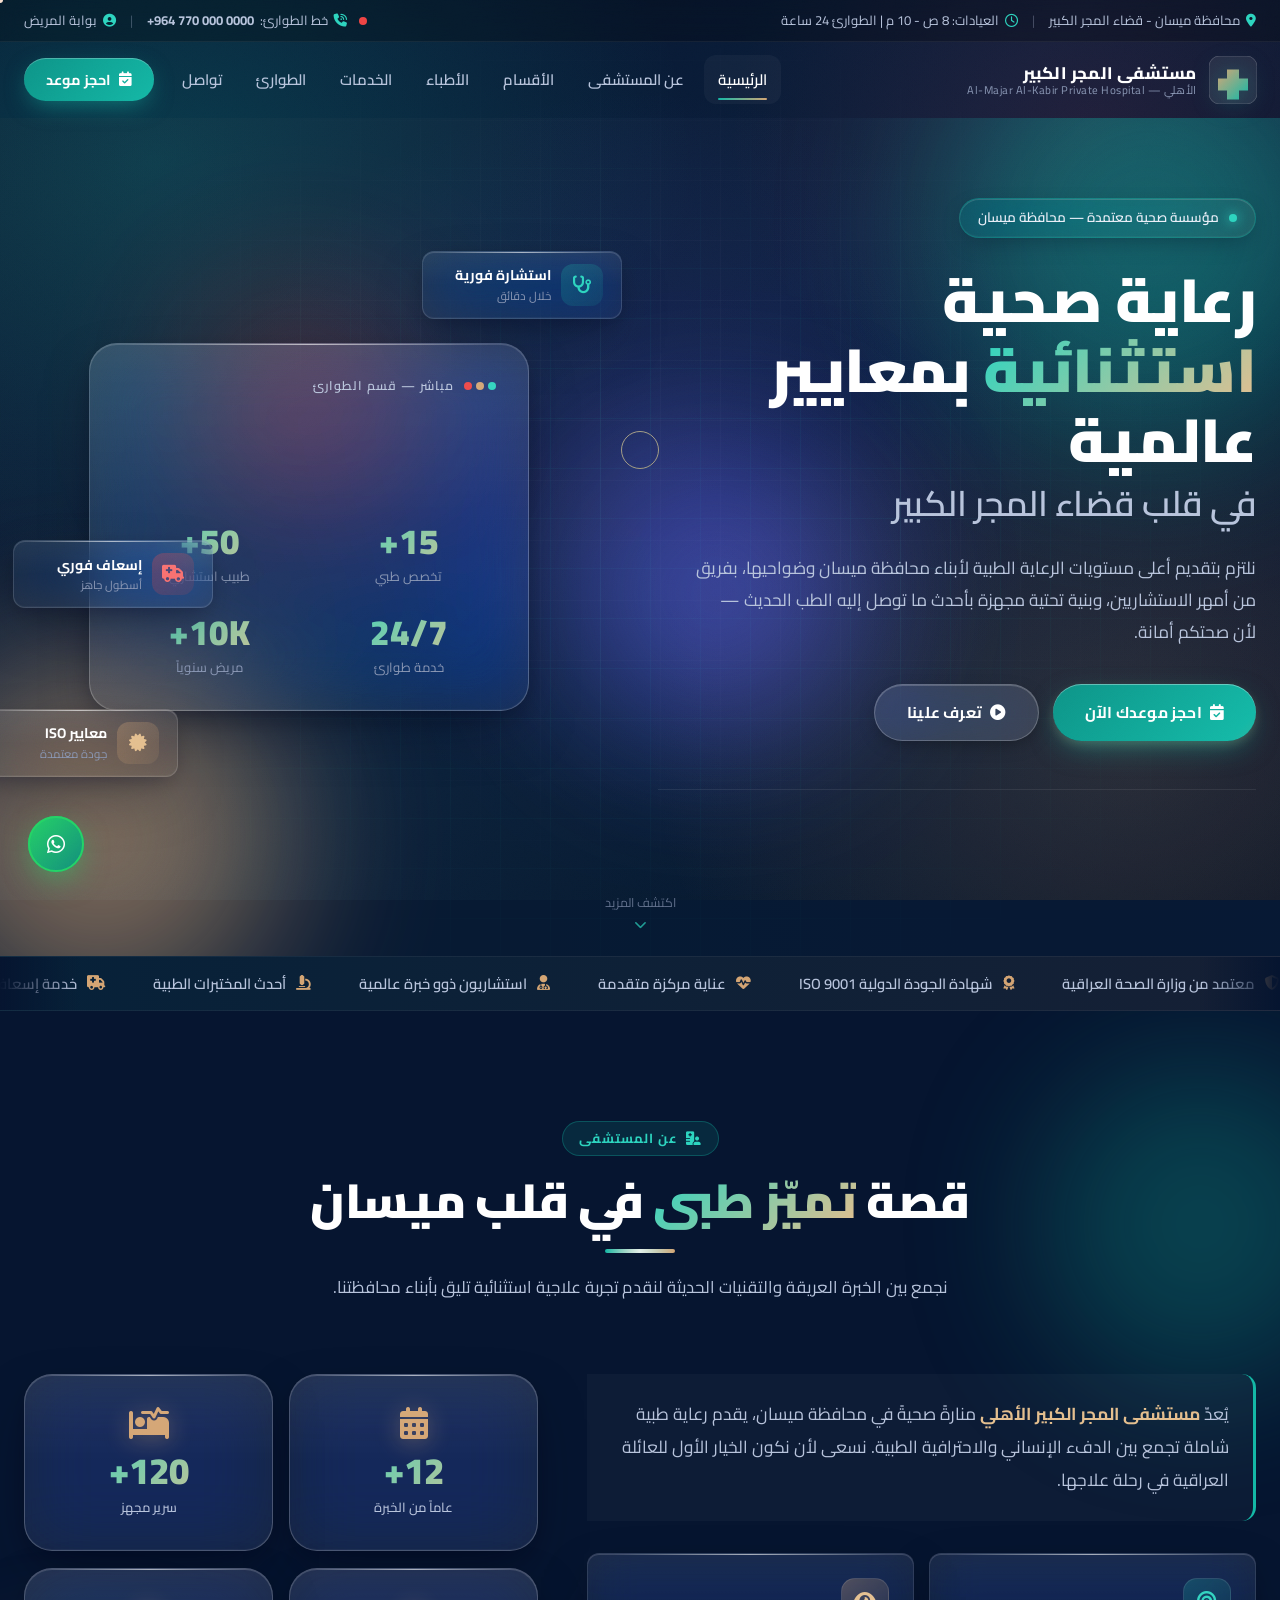
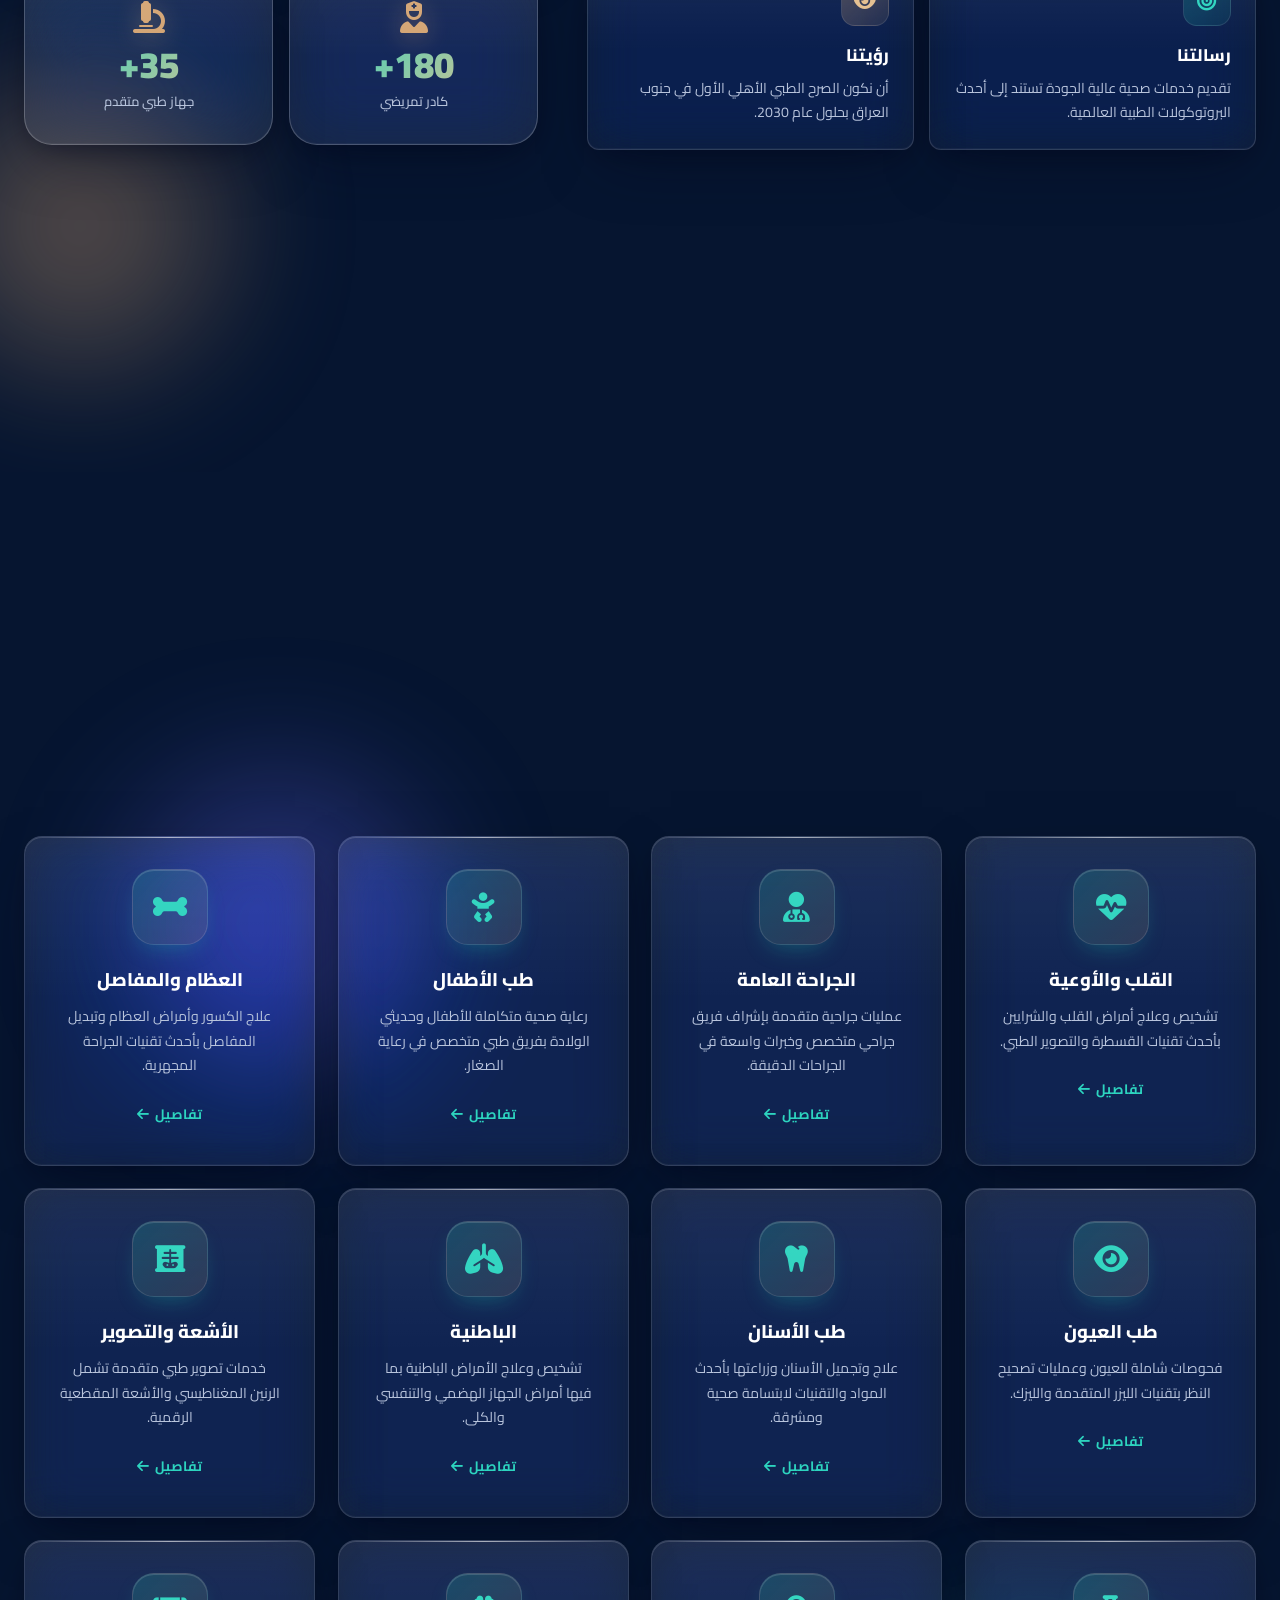
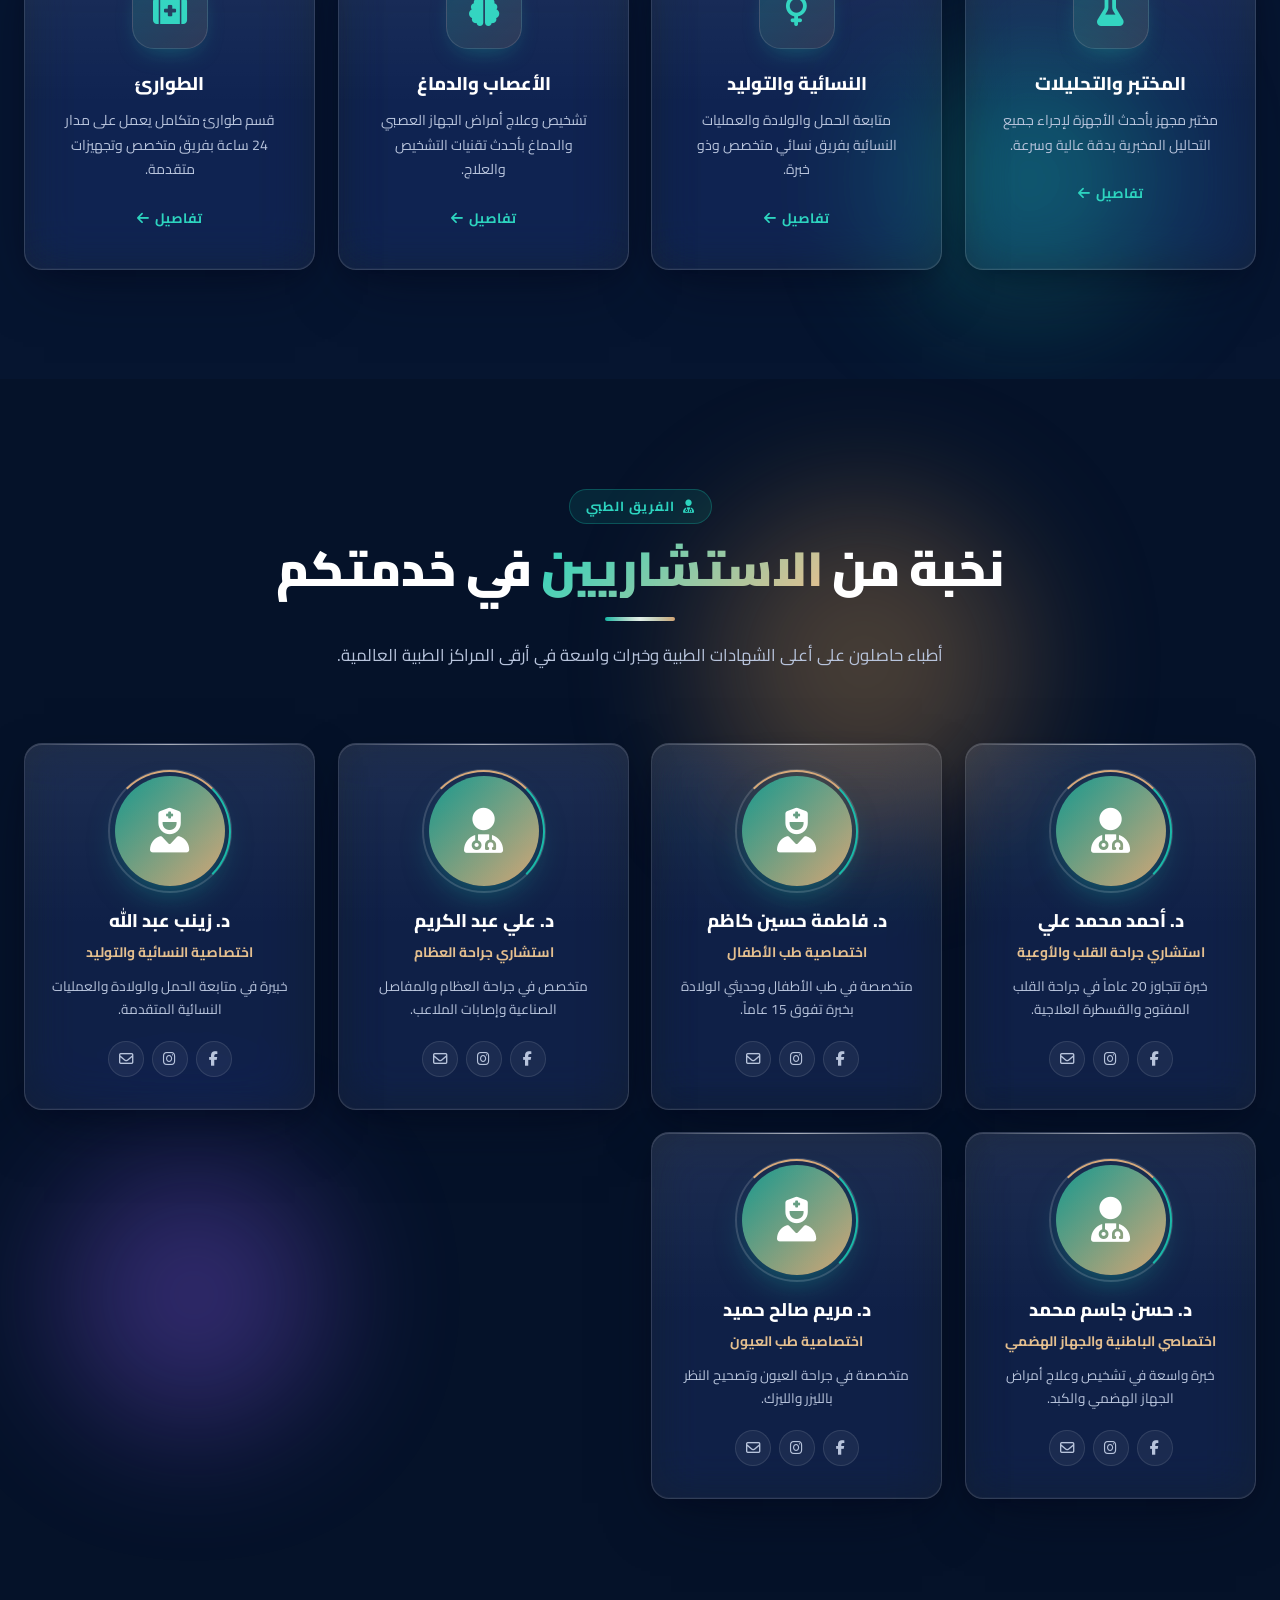
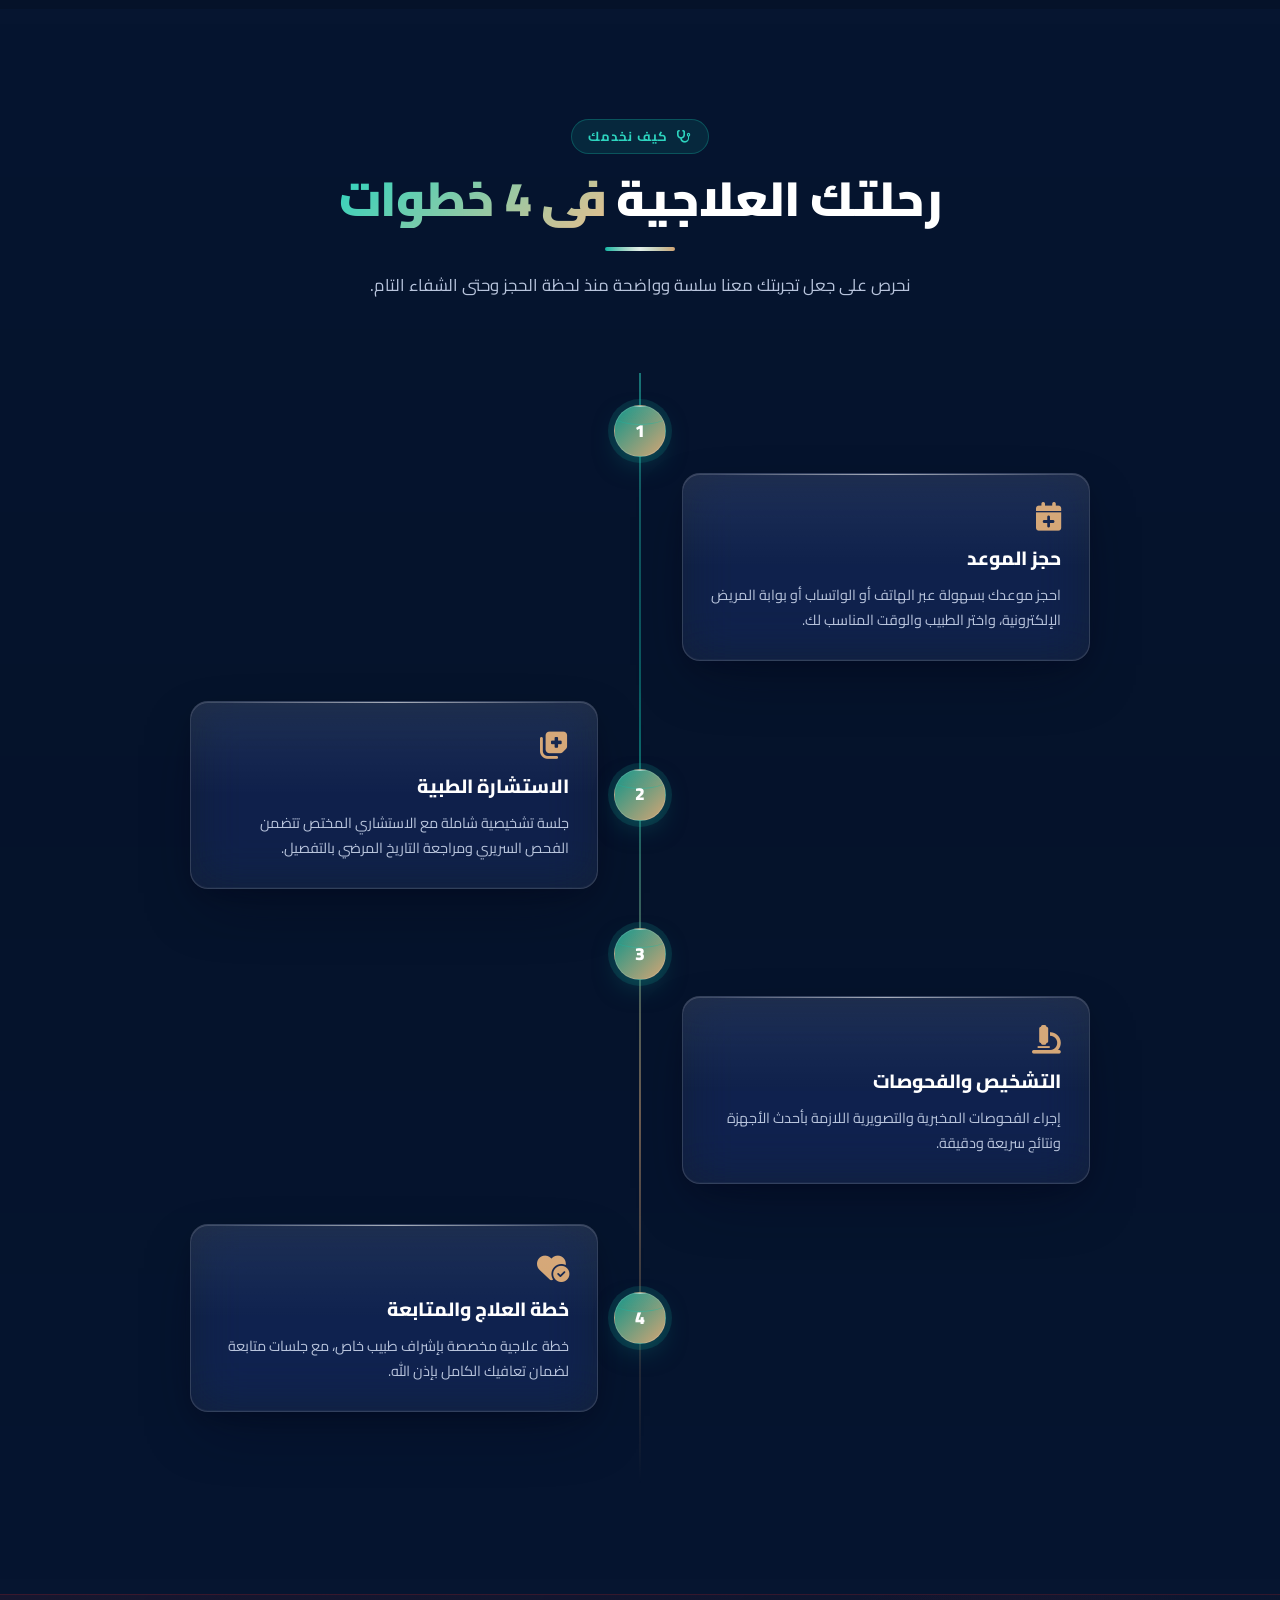
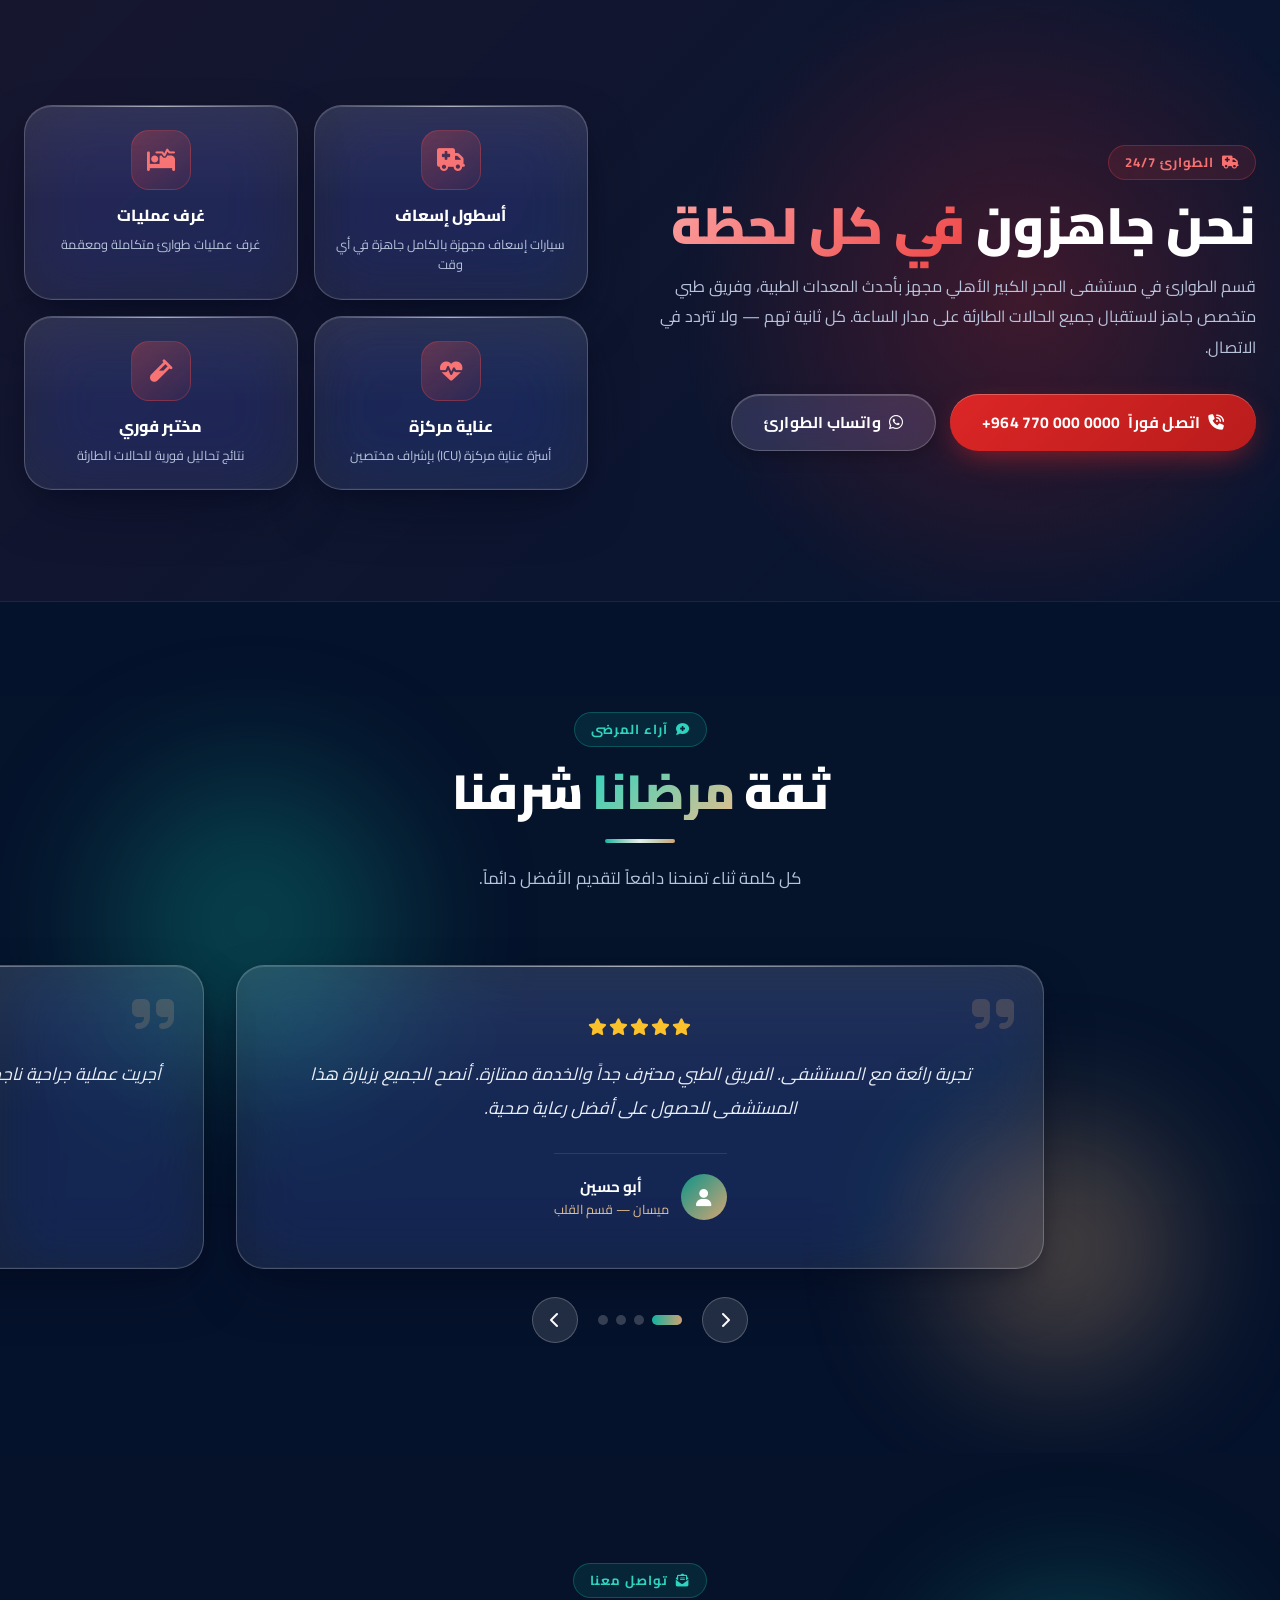
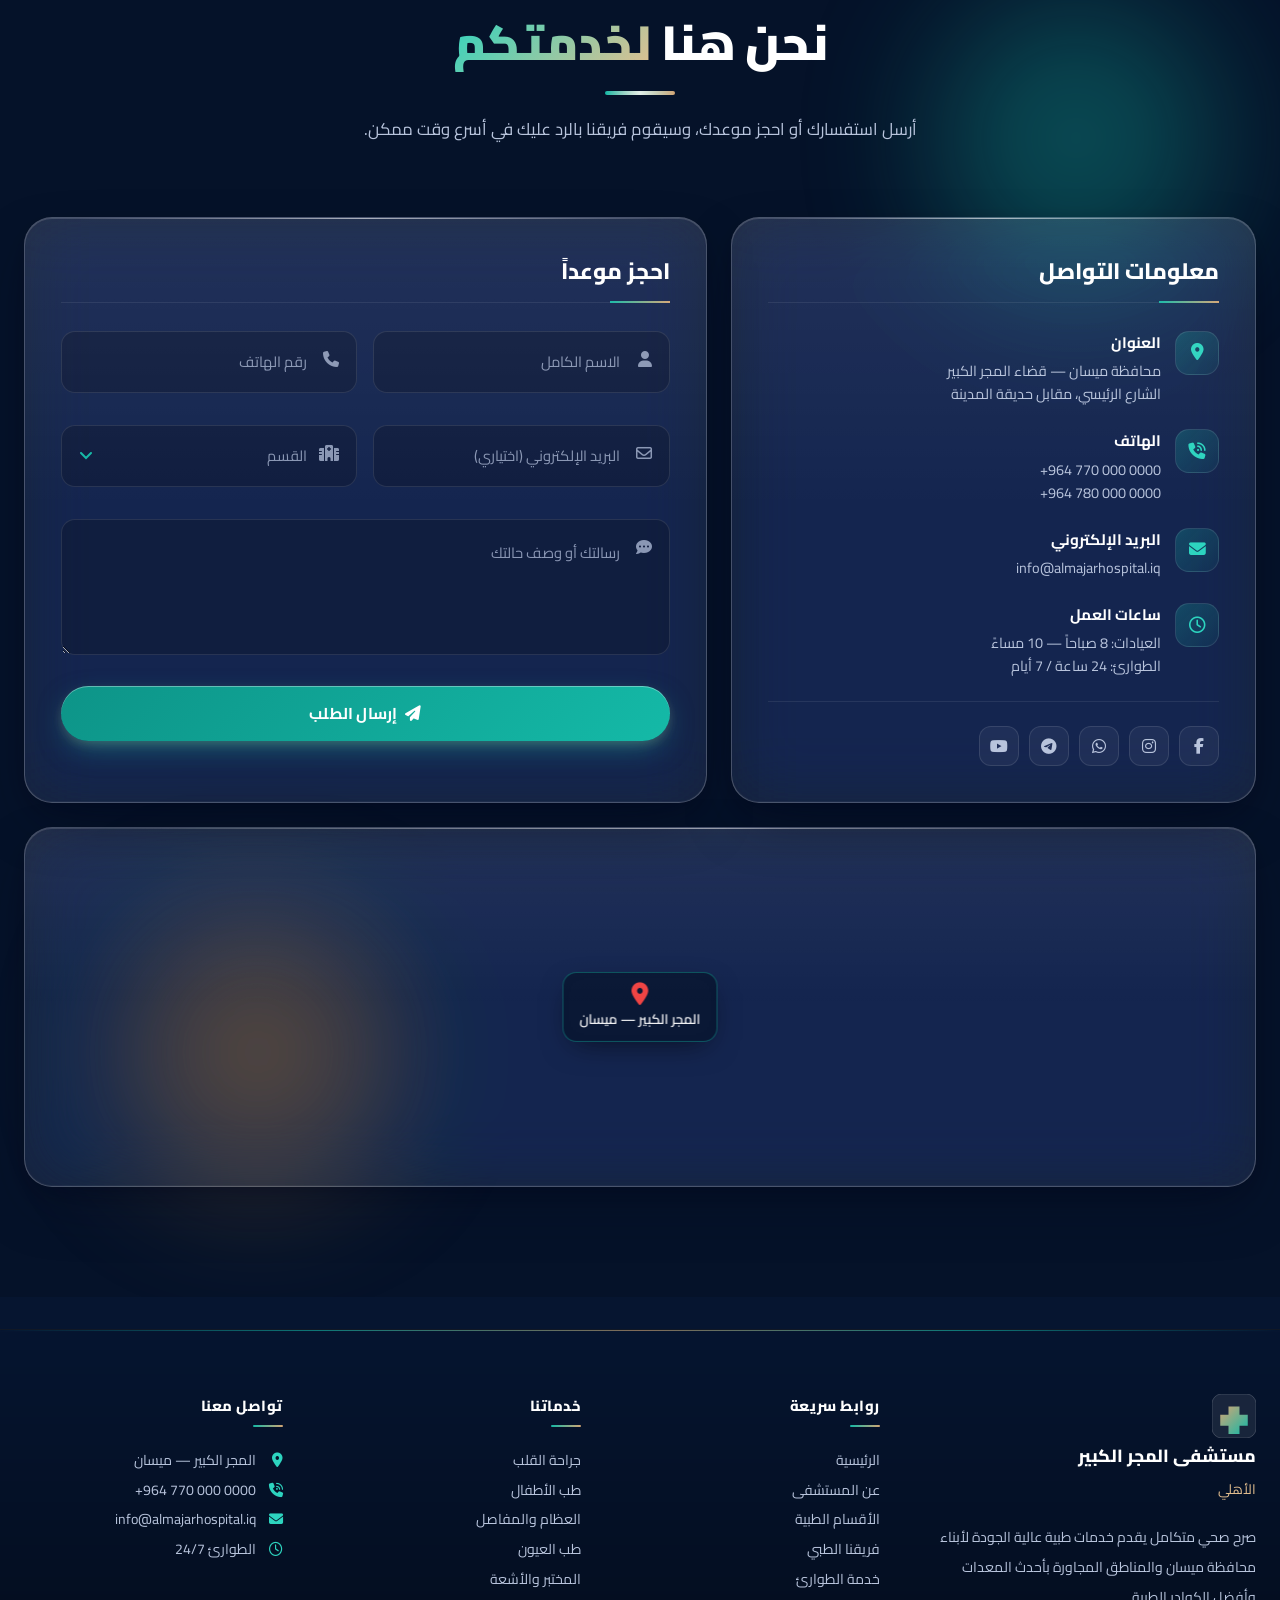
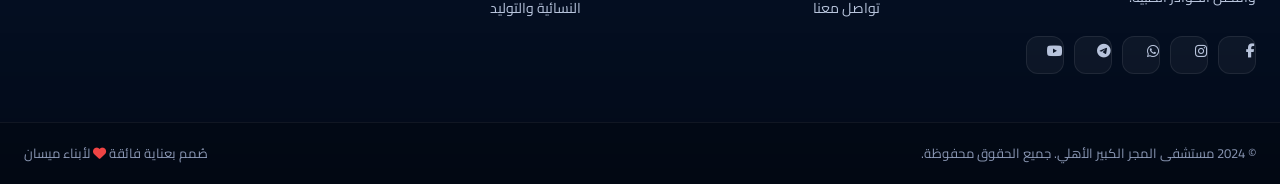
<file: index.html>
<!DOCTYPE html>
<html lang="ar" dir="rtl">
<head>
  <meta charset="UTF-8" />
  <meta name="viewport" content="width=device-width, initial-scale=1.0, maximum-scale=5.0" />
  <meta name="theme-color" content="#0a1e3a" />
  <meta name="description" content="مستشفى المجر الكبير الأهلي - مؤسسة صحية رائدة في محافظة ميسان، العراق. رعاية صحية متكاملة بأحدث التقنيات على مدار الساعة." />
  <meta name="keywords" content="مستشفى المجر الكبير, مستشفى أهلي, ميسان, العراق, طوارئ, رعاية صحية" />
  <title>مستشفى المجر الكبير الأهلي | الرعاية الصحية الرائدة في ميسان</title>

  <!-- Fonts -->
  <link rel="preconnect" href="https://fonts.googleapis.com" />
  <link rel="preconnect" href="https://fonts.gstatic.com" crossorigin />
  <link href="https://fonts.googleapis.com/css2?family=Cairo:wght@300;400;500;600;700;800;900&family=Readex+Pro:wght@300;400;500;600;700&display=swap" rel="stylesheet" />

  <!-- Font Awesome -->
  <link rel="stylesheet" href="https://cdnjs.cloudflare.com/ajax/libs/font-awesome/6.5.1/css/all.min.css" />

  <!-- Custom Styles -->
  <link rel="stylesheet" href="css/style.css" />

  <!-- Favicon (inline SVG) -->
  <link rel="icon" href="data:image/svg+xml,%3Csvg xmlns='http://www.w3.org/2000/svg' viewBox='0 0 64 64'%3E%3Cdefs%3E%3ClinearGradient id='g' x1='0' x2='1' y1='0' y2='1'%3E%3Cstop offset='0' stop-color='%23d4a574'/%3E%3Cstop offset='1' stop-color='%230d9488'/%3E%3C/linearGradient%3E%3C/defs%3E%3Crect width='64' height='64' rx='14' fill='%230a1e3a'/%3E%3Cpath d='M24 18h16v12h12v16H40v12H24V46H12V30h12z' fill='url(%23g)'/%3E%3C/svg%3E" />
</head>
<body>

  <!-- ================= PRELOADER ================= -->
  <div class="preloader" id="preloader">
    <div class="preloader-inner">
      <div class="preloader-logo">
        <svg viewBox="0 0 120 120" width="90" height="90" aria-hidden="true">
          <defs>
            <linearGradient id="preG" x1="0" y1="0" x2="1" y2="1">
              <stop offset="0%" stop-color="#d4a574" />
              <stop offset="100%" stop-color="#14b8a6" />
            </linearGradient>
          </defs>
          <circle cx="60" cy="60" r="54" fill="none" stroke="url(#preG)" stroke-width="2" opacity="0.35" />
          <path d="M45 30h30v22h22v30H75v22H45V82H23V52h22z" fill="url(#preG)" />
        </svg>
      </div>
      <div class="preloader-text">
        <span>م</span><span>س</span><span>ت</span><span>ش</span><span>ف</span><span>ى</span>
        <span class="space"></span>
        <span>ا</span><span>ل</span><span>م</span><span>ج</span><span>ر</span>
        <span class="space"></span>
        <span>ا</span><span>ل</span><span>ك</span><span>ب</span><span>ي</span><span>ر</span>
      </div>
      <div class="preloader-bar"><div class="preloader-bar-fill"></div></div>
    </div>
  </div>

  <!-- ================= SCROLL PROGRESS ================= -->
  <div class="scroll-progress" id="scrollProgress"></div>

  <!-- ================= CUSTOM CURSOR ================= -->
  <div class="cursor-dot" id="cursorDot"></div>
  <div class="cursor-ring" id="cursorRing"></div>

  <!-- ================= NOISE OVERLAY ================= -->
  <div class="noise-overlay" aria-hidden="true"></div>

  <!-- ================= TOP UTILITY BAR ================= -->
  <div class="top-bar">
    <div class="top-bar-inner">
      <div class="top-bar-left">
        <span class="top-bar-item"><i class="fas fa-map-marker-alt"></i> محافظة ميسان - قضاء المجر الكبير</span>
        <span class="top-bar-sep">|</span>
        <span class="top-bar-item"><i class="far fa-clock"></i> العيادات: 8 ص - 10 م | الطوارئ 24 ساعة</span>
      </div>
      <div class="top-bar-right">
        <a href="tel:+9647700000000" class="top-bar-item pulse-dot"><i class="fas fa-phone-volume"></i> خط الطوارئ: <b dir="ltr">+964 770 000 0000</b></a>
        <span class="top-bar-sep">|</span>
        <a href="#" class="top-bar-item"><i class="fas fa-user-circle"></i> بوابة المريض</a>
      </div>
    </div>
  </div>

  <!-- ================= NAVBAR ================= -->
  <nav class="navbar" id="navbar">
    <div class="nav-container">
      <a href="#home" class="nav-logo" data-magnetic>
        <div class="nav-logo-mark">
          <svg viewBox="0 0 64 64" width="48" height="48" aria-hidden="true">
            <defs>
              <linearGradient id="navG" x1="0" y1="0" x2="1" y2="1">
                <stop offset="0%" stop-color="#d4a574" />
                <stop offset="100%" stop-color="#14b8a6" />
              </linearGradient>
            </defs>
            <rect width="64" height="64" rx="14" fill="rgba(255,255,255,0.08)" stroke="rgba(255,255,255,0.25)" />
            <path d="M24 18h16v12h12v16H40v12H24V46H12V30h12z" fill="url(#navG)" />
          </svg>
        </div>
        <div class="nav-logo-text">
          <span class="nav-logo-title">مستشفى المجر الكبير</span>
          <span class="nav-logo-subtitle">الأهلي — Al-Majar Al-Kabir Private Hospital</span>
        </div>
      </a>

      <ul class="nav-links" id="navLinks">
        <li><a href="#home" class="nav-link">الرئيسية</a></li>
        <li><a href="#about" class="nav-link">عن المستشفى</a></li>
        <li><a href="#departments" class="nav-link">الأقسام</a></li>
        <li><a href="#doctors" class="nav-link">الأطباء</a></li>
        <li><a href="#services" class="nav-link">الخدمات</a></li>
        <li><a href="#emergency" class="nav-link">الطوارئ</a></li>
        <li><a href="#contact" class="nav-link">تواصل</a></li>
        <li><a href="#contact" class="nav-cta" data-magnetic><i class="fas fa-calendar-check"></i> احجز موعد</a></li>
      </ul>

      <button class="menu-toggle" id="menuToggle" aria-label="القائمة">
        <span></span><span></span><span></span>
      </button>
    </div>
  </nav>

  <!-- ================= HERO ================= -->
  <section class="hero" id="home">
    <div class="hero-bg">
      <div class="hero-grid"></div>
      <div class="hero-orb hero-orb-1"></div>
      <div class="hero-orb hero-orb-2"></div>
      <div class="hero-orb hero-orb-3"></div>
      <div class="hero-orb hero-orb-4"></div>
      <div class="hero-aurora"></div>
    </div>

    <div class="hero-wrapper">
      <div class="hero-text">
        <div class="hero-badge glass-pill reveal">
          <span class="hero-badge-dot"></span>
          <span>مؤسسة صحية معتمدة — محافظة ميسان</span>
        </div>

        <h1 class="hero-title reveal">
          <span class="hero-line">رعاية صحية</span>
          <span class="hero-line"><span class="hero-gradient-text">استثنائية</span> بمعايير عالمية</span>
          <span class="hero-line hero-sub">في قلب قضاء المجر الكبير</span>
        </h1>

        <p class="hero-desc reveal">
          نلتزم بتقديم أعلى مستويات الرعاية الطبية لأبناء محافظة ميسان وضواحيها، بفريق من أمهر الاستشاريين،
          وبنية تحتية مجهزة بأحدث ما توصل إليه الطب الحديث — لأن صحتكم أمانة.
        </p>

        <div class="hero-actions reveal">
          <a href="#contact" class="btn btn-primary" data-magnetic>
            <span class="btn-label"><i class="fas fa-calendar-check"></i> احجز موعدك الآن</span>
            <span class="btn-shine"></span>
          </a>
          <a href="#about" class="btn btn-glass" data-magnetic>
            <span class="btn-label"><i class="fas fa-play-circle"></i> تعرف علينا</span>
          </a>
        </div>

        <div class="hero-trust reveal">
          <div class="trust-item">
            <i class="fas fa-shield-alt"></i>
            <div>
              <strong>معتمد رسمياً</strong>
              <span>وزارة الصحة العراقية</span>
            </div>
          </div>
          <div class="trust-item">
            <i class="fas fa-award"></i>
            <div>
              <strong>جودة عالمية</strong>
              <span>ISO 9001 : 2015</span>
            </div>
          </div>
          <div class="trust-item">
            <i class="fas fa-user-md"></i>
            <div>
              <strong>+50 استشاري</strong>
              <span>في مختلف التخصصات</span>
            </div>
          </div>
        </div>
      </div>

      <div class="hero-visual reveal">
        <!-- Floating Glass Card Stack -->
        <div class="hero-card hero-card-main glass-deep" data-tilt>
          <div class="hero-card-header">
            <div class="hero-card-pulse"><span></span><span></span><span></span></div>
            <span class="hero-card-label">مباشر — قسم الطوارئ</span>
          </div>

          <div class="hero-heartbeat">
            <svg viewBox="0 0 300 80" preserveAspectRatio="none" aria-hidden="true">
              <polyline points="0,40 40,40 55,20 70,60 85,10 100,70 115,40 300,40"
                fill="none" stroke="url(#hbGrad)" stroke-width="2.5" stroke-linejoin="round" stroke-linecap="round" />
              <defs>
                <linearGradient id="hbGrad" x1="0" x2="1">
                  <stop offset="0%" stop-color="#14b8a6" />
                  <stop offset="100%" stop-color="#d4a574" />
                </linearGradient>
              </defs>
            </svg>
          </div>

          <div class="hero-card-stats">
            <div class="stat">
              <span class="stat-num" data-counter="15" data-suffix="+">0</span>
              <span class="stat-label">تخصص طبي</span>
            </div>
            <div class="stat">
              <span class="stat-num" data-counter="50" data-suffix="+">0</span>
              <span class="stat-label">طبيب استشاري</span>
            </div>
            <div class="stat">
              <span class="stat-num">24/7</span>
              <span class="stat-label">خدمة طوارئ</span>
            </div>
            <div class="stat">
              <span class="stat-num" data-counter="10" data-suffix="K+">0</span>
              <span class="stat-label">مريض سنوياً</span>
            </div>
          </div>
        </div>

        <!-- Floating mini cards -->
        <div class="hero-float hero-float-1 glass-soft">
          <div class="hf-icon"><i class="fas fa-stethoscope"></i></div>
          <div>
            <strong>استشارة فورية</strong>
            <small>خلال دقائق</small>
          </div>
        </div>

        <div class="hero-float hero-float-2 glass-soft">
          <div class="hf-icon hf-icon-gold"><i class="fas fa-certificate"></i></div>
          <div>
            <strong>معايير ISO</strong>
            <small>جودة معتمدة</small>
          </div>
        </div>

        <div class="hero-float hero-float-3 glass-soft">
          <div class="hf-icon hf-icon-red"><i class="fas fa-ambulance"></i></div>
          <div>
            <strong>إسعاف فوري</strong>
            <small>أسطول جاهز</small>
          </div>
        </div>
      </div>
    </div>

    <!-- Scroll indicator -->
    <a href="#about" class="hero-scroll">
      <span>اكتشف المزيد</span>
      <i class="fas fa-chevron-down"></i>
    </a>
  </section>

  <!-- ================= MARQUEE / TRUST STRIP ================= -->
  <div class="marquee-strip">
    <div class="marquee-track">
      <span><i class="fas fa-shield-alt"></i> معتمد من وزارة الصحة العراقية</span>
      <span><i class="fas fa-award"></i> شهادة الجودة الدولية ISO 9001</span>
      <span><i class="fas fa-heartbeat"></i> عناية مركزة متقدمة</span>
      <span><i class="fas fa-user-md"></i> استشاريون ذوو خبرة عالمية</span>
      <span><i class="fas fa-microscope"></i> أحدث المختبرات الطبية</span>
      <span><i class="fas fa-ambulance"></i> خدمة إسعاف 24/7</span>
      <!-- duplicate for seamless loop -->
      <span><i class="fas fa-shield-alt"></i> معتمد من وزارة الصحة العراقية</span>
      <span><i class="fas fa-award"></i> شهادة الجودة الدولية ISO 9001</span>
      <span><i class="fas fa-heartbeat"></i> عناية مركزة متقدمة</span>
      <span><i class="fas fa-user-md"></i> استشاريون ذوو خبرة عالمية</span>
      <span><i class="fas fa-microscope"></i> أحدث المختبرات الطبية</span>
      <span><i class="fas fa-ambulance"></i> خدمة إسعاف 24/7</span>
    </div>
  </div>

  <!-- ================= ABOUT ================= -->
  <section class="section section-about" id="about">
    <div class="section-orbs">
      <div class="orb orb-a"></div>
      <div class="orb orb-b"></div>
    </div>

    <div class="container">
      <div class="section-head reveal">
        <span class="section-eyebrow"><i class="fas fa-hospital-user"></i> عن المستشفى</span>
        <h2>قصة <span class="gradient-text">تميّز طبي</span> في قلب ميسان</h2>
        <div class="section-divider"></div>
        <p>نجمع بين الخبرة العريقة والتقنيات الحديثة لنقدم تجربة علاجية استثنائية تليق بأبناء محافظتنا.</p>
      </div>

      <div class="about-grid">
        <div class="about-content reveal">
          <p class="about-intro">
            يُعدّ <strong>مستشفى المجر الكبير الأهلي</strong> منارةً صحيةً في محافظة ميسان، يقدم رعاية طبية شاملة
            تجمع بين الدفء الإنساني والاحترافية الطبية. نسعى لأن نكون الخيار الأول للعائلة العراقية
            في رحلة علاجها.
          </p>

          <div class="about-features">
            <div class="about-feature glass-soft" data-tilt>
              <div class="af-icon"><i class="fas fa-bullseye"></i></div>
              <h4>رسالتنا</h4>
              <p>تقديم خدمات صحية عالية الجودة تستند إلى أحدث البروتوكولات الطبية العالمية.</p>
            </div>
            <div class="about-feature glass-soft" data-tilt>
              <div class="af-icon af-icon-gold"><i class="fas fa-eye"></i></div>
              <h4>رؤيتنا</h4>
              <p>أن نكون الصرح الطبي الأهلي الأول في جنوب العراق بحلول عام 2030.</p>
            </div>
            <div class="about-feature glass-soft" data-tilt>
              <div class="af-icon af-icon-red"><i class="fas fa-heart"></i></div>
              <h4>قيمنا</h4>
              <p>النزاهة، التعاطف، التميز، والالتزام الكامل بسلامة المريض أولاً.</p>
            </div>
            <div class="about-feature glass-soft" data-tilt>
              <div class="af-icon af-icon-blue"><i class="fas fa-handshake"></i></div>
              <h4>التزامنا</h4>
              <p>شراكة صادقة مع المرضى وذويهم في كل خطوة من رحلة العلاج والتعافي.</p>
            </div>
          </div>
        </div>

        <div class="about-stats reveal">
          <div class="about-stat glass-deep" data-tilt>
            <i class="fas fa-calendar-alt"></i>
            <span class="as-num" data-counter="12" data-suffix="+">0</span>
            <span class="as-lbl">عاماً من الخبرة</span>
          </div>
          <div class="about-stat glass-deep" data-tilt>
            <i class="fas fa-procedures"></i>
            <span class="as-num" data-counter="120" data-suffix="+">0</span>
            <span class="as-lbl">سرير مجهز</span>
          </div>
          <div class="about-stat glass-deep" data-tilt>
            <i class="fas fa-user-nurse"></i>
            <span class="as-num" data-counter="180" data-suffix="+">0</span>
            <span class="as-lbl">كادر تمريضي</span>
          </div>
          <div class="about-stat glass-deep" data-tilt>
            <i class="fas fa-microscope"></i>
            <span class="as-num" data-counter="35" data-suffix="+">0</span>
            <span class="as-lbl">جهاز طبي متقدم</span>
          </div>
        </div>
      </div>
    </div>
  </section>

  <!-- ================= DEPARTMENTS ================= -->
  <section class="section section-depts" id="departments">
    <div class="section-orbs">
      <div class="orb orb-c"></div>
      <div class="orb orb-d"></div>
    </div>

    <div class="container">
      <div class="section-head reveal">
        <span class="section-eyebrow"><i class="fas fa-notes-medical"></i> الأقسام الطبية</span>
        <h2>تخصصات <span class="gradient-text">متكاملة</span> تحت سقف واحد</h2>
        <div class="section-divider"></div>
        <p>نوفر مجموعة شاملة من التخصصات الطبية بمعايير عالية وفريق من أمهر الاستشاريين.</p>
      </div>

      <div class="depts-grid">
        <article class="dept-card glass-card reveal" data-tilt>
          <div class="dept-icon"><i class="fas fa-heart-pulse"></i></div>
          <h3>القلب والأوعية</h3>
          <p>تشخيص وعلاج أمراض القلب والشرايين بأحدث تقنيات القسطرة والتصوير الطبي.</p>
          <a class="dept-link" href="#contact">تفاصيل <i class="fas fa-arrow-left"></i></a>
        </article>

        <article class="dept-card glass-card reveal" data-tilt>
          <div class="dept-icon"><i class="fas fa-user-md"></i></div>
          <h3>الجراحة العامة</h3>
          <p>عمليات جراحية متقدمة بإشراف فريق جراحي متخصص وخبرات واسعة في الجراحات الدقيقة.</p>
          <a class="dept-link" href="#contact">تفاصيل <i class="fas fa-arrow-left"></i></a>
        </article>

        <article class="dept-card glass-card reveal" data-tilt>
          <div class="dept-icon"><i class="fas fa-baby"></i></div>
          <h3>طب الأطفال</h3>
          <p>رعاية صحية متكاملة للأطفال وحديثي الولادة بفريق طبي متخصص في رعاية الصغار.</p>
          <a class="dept-link" href="#contact">تفاصيل <i class="fas fa-arrow-left"></i></a>
        </article>

        <article class="dept-card glass-card reveal" data-tilt>
          <div class="dept-icon"><i class="fas fa-bone"></i></div>
          <h3>العظام والمفاصل</h3>
          <p>علاج الكسور وأمراض العظام وتبديل المفاصل بأحدث تقنيات الجراحة المجهرية.</p>
          <a class="dept-link" href="#contact">تفاصيل <i class="fas fa-arrow-left"></i></a>
        </article>

        <article class="dept-card glass-card reveal" data-tilt>
          <div class="dept-icon"><i class="fas fa-eye"></i></div>
          <h3>طب العيون</h3>
          <p>فحوصات شاملة للعيون وعمليات تصحيح النظر بتقنيات الليزر المتقدمة والليزك.</p>
          <a class="dept-link" href="#contact">تفاصيل <i class="fas fa-arrow-left"></i></a>
        </article>

        <article class="dept-card glass-card reveal" data-tilt>
          <div class="dept-icon"><i class="fas fa-tooth"></i></div>
          <h3>طب الأسنان</h3>
          <p>علاج وتجميل الأسنان وزراعتها بأحدث المواد والتقنيات لابتسامة صحية ومشرقة.</p>
          <a class="dept-link" href="#contact">تفاصيل <i class="fas fa-arrow-left"></i></a>
        </article>

        <article class="dept-card glass-card reveal" data-tilt>
          <div class="dept-icon"><i class="fas fa-lungs"></i></div>
          <h3>الباطنية</h3>
          <p>تشخيص وعلاج الأمراض الباطنية بما فيها أمراض الجهاز الهضمي والتنفسي والكلى.</p>
          <a class="dept-link" href="#contact">تفاصيل <i class="fas fa-arrow-left"></i></a>
        </article>

        <article class="dept-card glass-card reveal" data-tilt>
          <div class="dept-icon"><i class="fas fa-x-ray"></i></div>
          <h3>الأشعة والتصوير</h3>
          <p>خدمات تصوير طبي متقدمة تشمل الرنين المغناطيسي والأشعة المقطعية الرقمية.</p>
          <a class="dept-link" href="#contact">تفاصيل <i class="fas fa-arrow-left"></i></a>
        </article>

        <article class="dept-card glass-card reveal" data-tilt>
          <div class="dept-icon"><i class="fas fa-flask"></i></div>
          <h3>المختبر والتحليلات</h3>
          <p>مختبر مجهز بأحدث الأجهزة لإجراء جميع التحاليل المخبرية بدقة عالية وسرعة.</p>
          <a class="dept-link" href="#contact">تفاصيل <i class="fas fa-arrow-left"></i></a>
        </article>

        <article class="dept-card glass-card reveal" data-tilt>
          <div class="dept-icon"><i class="fas fa-venus"></i></div>
          <h3>النسائية والتوليد</h3>
          <p>متابعة الحمل والولادة والعمليات النسائية بفريق نسائي متخصص وذو خبرة.</p>
          <a class="dept-link" href="#contact">تفاصيل <i class="fas fa-arrow-left"></i></a>
        </article>

        <article class="dept-card glass-card reveal" data-tilt>
          <div class="dept-icon"><i class="fas fa-brain"></i></div>
          <h3>الأعصاب والدماغ</h3>
          <p>تشخيص وعلاج أمراض الجهاز العصبي والدماغ بأحدث تقنيات التشخيص والعلاج.</p>
          <a class="dept-link" href="#contact">تفاصيل <i class="fas fa-arrow-left"></i></a>
        </article>

        <article class="dept-card glass-card reveal" data-tilt>
          <div class="dept-icon"><i class="fas fa-kit-medical"></i></div>
          <h3>الطوارئ</h3>
          <p>قسم طوارئ متكامل يعمل على مدار 24 ساعة بفريق متخصص وتجهيزات متقدمة.</p>
          <a class="dept-link" href="#emergency">تفاصيل <i class="fas fa-arrow-left"></i></a>
        </article>
      </div>
    </div>
  </section>

  <!-- ================= DOCTORS ================= -->
  <section class="section section-doctors" id="doctors">
    <div class="section-orbs">
      <div class="orb orb-e"></div>
      <div class="orb orb-f"></div>
    </div>

    <div class="container">
      <div class="section-head reveal">
        <span class="section-eyebrow"><i class="fas fa-user-md"></i> الفريق الطبي</span>
        <h2>نخبة من <span class="gradient-text">الاستشاريين</span> في خدمتكم</h2>
        <div class="section-divider"></div>
        <p>أطباء حاصلون على أعلى الشهادات الطبية وخبرات واسعة في أرقى المراكز الطبية العالمية.</p>
      </div>

      <div class="doctors-grid">
        <article class="doctor-card glass-card reveal" data-tilt>
          <div class="doctor-avatar">
            <div class="doctor-avatar-ring"></div>
            <i class="fas fa-user-md"></i>
          </div>
          <h3>د. أحمد محمد علي</h3>
          <span class="doctor-spec">استشاري جراحة القلب والأوعية</span>
          <p>خبرة تتجاوز 20 عاماً في جراحة القلب المفتوح والقسطرة العلاجية.</p>
          <div class="doctor-social">
            <a href="#" aria-label="Facebook"><i class="fab fa-facebook-f"></i></a>
            <a href="#" aria-label="Instagram"><i class="fab fa-instagram"></i></a>
            <a href="#" aria-label="Email"><i class="far fa-envelope"></i></a>
          </div>
        </article>

        <article class="doctor-card glass-card reveal" data-tilt>
          <div class="doctor-avatar">
            <div class="doctor-avatar-ring"></div>
            <i class="fas fa-user-nurse"></i>
          </div>
          <h3>د. فاطمة حسين كاظم</h3>
          <span class="doctor-spec">اختصاصية طب الأطفال</span>
          <p>متخصصة في طب الأطفال وحديثي الولادة بخبرة تفوق 15 عاماً.</p>
          <div class="doctor-social">
            <a href="#" aria-label="Facebook"><i class="fab fa-facebook-f"></i></a>
            <a href="#" aria-label="Instagram"><i class="fab fa-instagram"></i></a>
            <a href="#" aria-label="Email"><i class="far fa-envelope"></i></a>
          </div>
        </article>

        <article class="doctor-card glass-card reveal" data-tilt>
          <div class="doctor-avatar">
            <div class="doctor-avatar-ring"></div>
            <i class="fas fa-user-md"></i>
          </div>
          <h3>د. علي عبد الكريم</h3>
          <span class="doctor-spec">استشاري جراحة العظام</span>
          <p>متخصص في جراحة العظام والمفاصل الصناعية وإصابات الملاعب.</p>
          <div class="doctor-social">
            <a href="#" aria-label="Facebook"><i class="fab fa-facebook-f"></i></a>
            <a href="#" aria-label="Instagram"><i class="fab fa-instagram"></i></a>
            <a href="#" aria-label="Email"><i class="far fa-envelope"></i></a>
          </div>
        </article>

        <article class="doctor-card glass-card reveal" data-tilt>
          <div class="doctor-avatar">
            <div class="doctor-avatar-ring"></div>
            <i class="fas fa-user-nurse"></i>
          </div>
          <h3>د. زينب عبد الله</h3>
          <span class="doctor-spec">اختصاصية النسائية والتوليد</span>
          <p>خبيرة في متابعة الحمل والولادة والعمليات النسائية المتقدمة.</p>
          <div class="doctor-social">
            <a href="#" aria-label="Facebook"><i class="fab fa-facebook-f"></i></a>
            <a href="#" aria-label="Instagram"><i class="fab fa-instagram"></i></a>
            <a href="#" aria-label="Email"><i class="far fa-envelope"></i></a>
          </div>
        </article>

        <article class="doctor-card glass-card reveal" data-tilt>
          <div class="doctor-avatar">
            <div class="doctor-avatar-ring"></div>
            <i class="fas fa-user-md"></i>
          </div>
          <h3>د. حسن جاسم محمد</h3>
          <span class="doctor-spec">اختصاصي الباطنية والجهاز الهضمي</span>
          <p>خبرة واسعة في تشخيص وعلاج أمراض الجهاز الهضمي والكبد.</p>
          <div class="doctor-social">
            <a href="#" aria-label="Facebook"><i class="fab fa-facebook-f"></i></a>
            <a href="#" aria-label="Instagram"><i class="fab fa-instagram"></i></a>
            <a href="#" aria-label="Email"><i class="far fa-envelope"></i></a>
          </div>
        </article>

        <article class="doctor-card glass-card reveal" data-tilt>
          <div class="doctor-avatar">
            <div class="doctor-avatar-ring"></div>
            <i class="fas fa-user-nurse"></i>
          </div>
          <h3>د. مريم صالح حميد</h3>
          <span class="doctor-spec">اختصاصية طب العيون</span>
          <p>متخصصة في جراحة العيون وتصحيح النظر بالليزر والليزك.</p>
          <div class="doctor-social">
            <a href="#" aria-label="Facebook"><i class="fab fa-facebook-f"></i></a>
            <a href="#" aria-label="Instagram"><i class="fab fa-instagram"></i></a>
            <a href="#" aria-label="Email"><i class="far fa-envelope"></i></a>
          </div>
        </article>
      </div>
    </div>
  </section>

  <!-- ================= SERVICES / PROCESS ================= -->
  <section class="section section-services" id="services">
    <div class="container">
      <div class="section-head reveal">
        <span class="section-eyebrow"><i class="fas fa-stethoscope"></i> كيف نخدمك</span>
        <h2>رحلتك العلاجية <span class="gradient-text">في 4 خطوات</span></h2>
        <div class="section-divider"></div>
        <p>نحرص على جعل تجربتك معنا سلسة وواضحة منذ لحظة الحجز وحتى الشفاء التام.</p>
      </div>

      <div class="timeline">
        <div class="timeline-line"></div>

        <div class="timeline-item reveal">
          <div class="timeline-node glass-soft"><span>1</span></div>
          <div class="timeline-content glass-card" data-tilt>
            <i class="fas fa-calendar-plus timeline-icon"></i>
            <h3>حجز الموعد</h3>
            <p>احجز موعدك بسهولة عبر الهاتف أو الواتساب أو بوابة المريض الإلكترونية، واختر الطبيب والوقت المناسب لك.</p>
          </div>
        </div>

        <div class="timeline-item reveal">
          <div class="timeline-node glass-soft"><span>2</span></div>
          <div class="timeline-content glass-card" data-tilt>
            <i class="fas fa-notes-medical timeline-icon"></i>
            <h3>الاستشارة الطبية</h3>
            <p>جلسة تشخيصية شاملة مع الاستشاري المختص تتضمن الفحص السريري ومراجعة التاريخ المرضي بالتفصيل.</p>
          </div>
        </div>

        <div class="timeline-item reveal">
          <div class="timeline-node glass-soft"><span>3</span></div>
          <div class="timeline-content glass-card" data-tilt>
            <i class="fas fa-microscope timeline-icon"></i>
            <h3>التشخيص والفحوصات</h3>
            <p>إجراء الفحوصات المخبرية والتصويرية اللازمة بأحدث الأجهزة ونتائج سريعة ودقيقة.</p>
          </div>
        </div>

        <div class="timeline-item reveal">
          <div class="timeline-node glass-soft"><span>4</span></div>
          <div class="timeline-content glass-card" data-tilt>
            <i class="fas fa-heart-circle-check timeline-icon"></i>
            <h3>خطة العلاج والمتابعة</h3>
            <p>خطة علاجية مخصصة بإشراف طبيب خاص، مع جلسات متابعة لضمان تعافيك الكامل بإذن الله.</p>
          </div>
        </div>
      </div>
    </div>
  </section>

  <!-- ================= EMERGENCY ================= -->
  <section class="section section-emergency" id="emergency">
    <div class="emergency-pulse-bg"></div>
    <div class="container">
      <div class="emergency-wrap">
        <div class="emergency-info reveal">
          <span class="section-eyebrow emergency-eyebrow"><i class="fas fa-ambulance"></i> الطوارئ 24/7</span>
          <h2>نحن جاهزون <span class="gradient-text-red">في كل لحظة</span></h2>
          <p>
            قسم الطوارئ في مستشفى المجر الكبير الأهلي مجهز بأحدث المعدات الطبية، وفريق طبي متخصص
            جاهز لاستقبال جميع الحالات الطارئة على مدار الساعة. كل ثانية تهم — ولا تتردد في الاتصال.
          </p>

          <div class="emergency-actions">
            <a href="tel:+9647700000000" class="btn btn-danger" data-magnetic>
              <span class="btn-label"><i class="fas fa-phone-volume"></i> اتصل فوراً <span dir="ltr">+964 770 000 0000</span></span>
              <span class="btn-pulse"></span>
            </a>
            <a href="https://wa.me/9647700000000" class="btn btn-glass" data-magnetic>
              <span class="btn-label"><i class="fab fa-whatsapp"></i> واتساب الطوارئ</span>
            </a>
          </div>
        </div>

        <div class="emergency-grid reveal">
          <div class="emergency-card glass-deep" data-tilt>
            <div class="ec-icon"><i class="fas fa-ambulance"></i></div>
            <h4>أسطول إسعاف</h4>
            <p>سيارات إسعاف مجهزة بالكامل جاهزة في أي وقت</p>
          </div>
          <div class="emergency-card glass-deep" data-tilt>
            <div class="ec-icon"><i class="fas fa-procedures"></i></div>
            <h4>غرف عمليات</h4>
            <p>غرف عمليات طوارئ متكاملة ومعقمة</p>
          </div>
          <div class="emergency-card glass-deep" data-tilt>
            <div class="ec-icon"><i class="fas fa-heart-pulse"></i></div>
            <h4>عناية مركزة</h4>
            <p>أسرّة عناية مركزة (ICU) بإشراف مختصين</p>
          </div>
          <div class="emergency-card glass-deep" data-tilt>
            <div class="ec-icon"><i class="fas fa-vial"></i></div>
            <h4>مختبر فوري</h4>
            <p>نتائج تحاليل فورية للحالات الطارئة</p>
          </div>
        </div>
      </div>
    </div>
  </section>

  <!-- ================= TESTIMONIALS ================= -->
  <section class="section section-testimonials" id="testimonials">
    <div class="section-orbs">
      <div class="orb orb-g"></div>
      <div class="orb orb-h"></div>
    </div>

    <div class="container">
      <div class="section-head reveal">
        <span class="section-eyebrow"><i class="fas fa-comment-medical"></i> آراء المرضى</span>
        <h2>ثقة <span class="gradient-text">مرضانا</span> شرفنا</h2>
        <div class="section-divider"></div>
        <p>كل كلمة ثناء تمنحنا دافعاً لتقديم الأفضل دائماً.</p>
      </div>

      <div class="testi-carousel reveal">
        <div class="testi-track" id="testiTrack">
          <div class="testi-slide">
            <div class="testi-card glass-deep" data-tilt>
              <i class="fas fa-quote-right testi-quote-icon"></i>
              <div class="testi-stars">
                <i class="fas fa-star"></i><i class="fas fa-star"></i><i class="fas fa-star"></i><i class="fas fa-star"></i><i class="fas fa-star"></i>
              </div>
              <p class="testi-quote">تجربة رائعة مع المستشفى. الفريق الطبي محترف جداً والخدمة ممتازة. أنصح الجميع بزيارة هذا المستشفى للحصول على أفضل رعاية صحية.</p>
              <div class="testi-author">
                <div class="testi-avatar"><i class="fas fa-user"></i></div>
                <div>
                  <strong>أبو حسين</strong>
                  <span>ميسان — قسم القلب</span>
                </div>
              </div>
            </div>
          </div>

          <div class="testi-slide">
            <div class="testi-card glass-deep" data-tilt>
              <i class="fas fa-quote-right testi-quote-icon"></i>
              <div class="testi-stars">
                <i class="fas fa-star"></i><i class="fas fa-star"></i><i class="fas fa-star"></i><i class="fas fa-star"></i><i class="fas fa-star"></i>
              </div>
              <p class="testi-quote">أجريت عملية جراحية ناجحة والحمد لله. الأطباء والممرضون كانوا في غاية اللطف والاحترافية. شكراً جزيلاً لكم.</p>
              <div class="testi-author">
                <div class="testi-avatar"><i class="fas fa-user"></i></div>
                <div>
                  <strong>أم علي</strong>
                  <span>المجر الكبير — قسم الجراحة</span>
                </div>
              </div>
            </div>
          </div>

          <div class="testi-slide">
            <div class="testi-card glass-deep" data-tilt>
              <i class="fas fa-quote-right testi-quote-icon"></i>
              <div class="testi-stars">
                <i class="fas fa-star"></i><i class="fas fa-star"></i><i class="fas fa-star"></i><i class="fas fa-star"></i><i class="fas fa-star"></i>
              </div>
              <p class="testi-quote">أفضل مستشفى في المنطقة. الأجهزة حديثة والنظافة ممتازة والطاقم الطبي متعاون جداً. بارك الله فيكم على هذه الخدمة المتميزة.</p>
              <div class="testi-author">
                <div class="testi-avatar"><i class="fas fa-user"></i></div>
                <div>
                  <strong>حيدر كاظم</strong>
                  <span>العمارة — قسم الباطنية</span>
                </div>
              </div>
            </div>
          </div>

          <div class="testi-slide">
            <div class="testi-card glass-deep" data-tilt>
              <i class="fas fa-quote-right testi-quote-icon"></i>
              <div class="testi-stars">
                <i class="fas fa-star"></i><i class="fas fa-star"></i><i class="fas fa-star"></i><i class="fas fa-star"></i><i class="fas fa-star-half-alt"></i>
              </div>
              <p class="testi-quote">رعاية طبية ممتازة لطفلي. قسم الأطفال مجهز بشكل رائع والدكتورة فاطمة كانت ممتازة في التعامل. شكراً من القلب.</p>
              <div class="testi-author">
                <div class="testi-avatar"><i class="fas fa-user"></i></div>
                <div>
                  <strong>سارة محمد</strong>
                  <span>ميسان — قسم الأطفال</span>
                </div>
              </div>
            </div>
          </div>
        </div>

        <div class="testi-controls">
          <button class="testi-btn testi-next" aria-label="التالي"><i class="fas fa-chevron-right"></i></button>
          <div class="testi-dots" id="testiDots"></div>
          <button class="testi-btn testi-prev" aria-label="السابق"><i class="fas fa-chevron-left"></i></button>
        </div>
      </div>
    </div>
  </section>

  <!-- ================= CONTACT ================= -->
  <section class="section section-contact" id="contact">
    <div class="section-orbs">
      <div class="orb orb-i"></div>
      <div class="orb orb-j"></div>
    </div>

    <div class="container">
      <div class="section-head reveal">
        <span class="section-eyebrow"><i class="fas fa-envelope-open-text"></i> تواصل معنا</span>
        <h2>نحن هنا <span class="gradient-text">لخدمتكم</span></h2>
        <div class="section-divider"></div>
        <p>أرسل استفسارك أو احجز موعدك، وسيقوم فريقنا بالرد عليك في أسرع وقت ممكن.</p>
      </div>

      <div class="contact-grid">
        <div class="contact-info glass-deep reveal" data-tilt>
          <h3>معلومات التواصل</h3>

          <div class="contact-item">
            <div class="ci-icon"><i class="fas fa-map-marker-alt"></i></div>
            <div class="ci-text">
              <h4>العنوان</h4>
              <p>محافظة ميسان — قضاء المجر الكبير<br />الشارع الرئيسي، مقابل حديقة المدينة</p>
            </div>
          </div>

          <div class="contact-item">
            <div class="ci-icon"><i class="fas fa-phone-volume"></i></div>
            <div class="ci-text">
              <h4>الهاتف</h4>
              <p dir="ltr" style="text-align: right;">+964 770 000 0000</p>
              <p dir="ltr" style="text-align: right;">+964 780 000 0000</p>
            </div>
          </div>

          <div class="contact-item">
            <div class="ci-icon"><i class="fas fa-envelope"></i></div>
            <div class="ci-text">
              <h4>البريد الإلكتروني</h4>
              <p>info@almajarhospital.iq</p>
            </div>
          </div>

          <div class="contact-item">
            <div class="ci-icon"><i class="far fa-clock"></i></div>
            <div class="ci-text">
              <h4>ساعات العمل</h4>
              <p>العيادات: 8 صباحاً — 10 مساءً</p>
              <p>الطوارئ: 24 ساعة / 7 أيام</p>
            </div>
          </div>

          <div class="contact-socials">
            <a href="#" aria-label="Facebook"><i class="fab fa-facebook-f"></i></a>
            <a href="#" aria-label="Instagram"><i class="fab fa-instagram"></i></a>
            <a href="https://wa.me/9647700000000" aria-label="WhatsApp"><i class="fab fa-whatsapp"></i></a>
            <a href="#" aria-label="Telegram"><i class="fab fa-telegram"></i></a>
            <a href="#" aria-label="YouTube"><i class="fab fa-youtube"></i></a>
          </div>
        </div>

        <form class="contact-form glass-deep reveal" data-tilt onsubmit="event.preventDefault(); this.reset(); alert('تم إرسال طلبك بنجاح — سنتواصل معك قريباً');">
          <h3>احجز موعداً</h3>

          <div class="form-row">
            <div class="form-field">
              <input type="text" id="f-name" required placeholder=" " />
              <label for="f-name">الاسم الكامل</label>
              <i class="fas fa-user field-icon"></i>
            </div>
            <div class="form-field">
              <input type="tel" id="f-phone" required placeholder=" " />
              <label for="f-phone">رقم الهاتف</label>
              <i class="fas fa-phone field-icon"></i>
            </div>
          </div>

          <div class="form-row">
            <div class="form-field">
              <input type="email" id="f-email" placeholder=" " />
              <label for="f-email">البريد الإلكتروني (اختياري)</label>
              <i class="far fa-envelope field-icon"></i>
            </div>
            <div class="form-field">
              <select id="f-dept" required>
                <option value="" disabled selected></option>
                <option value="قلب">القلب والأوعية</option>
                <option value="أطفال">طب الأطفال</option>
                <option value="عظام">العظام والمفاصل</option>
                <option value="نسائية">النسائية والتوليد</option>
                <option value="باطنية">الباطنية</option>
                <option value="عيون">طب العيون</option>
                <option value="أسنان">طب الأسنان</option>
                <option value="أعصاب">الأعصاب والدماغ</option>
              </select>
              <label for="f-dept">القسم</label>
              <i class="fas fa-hospital field-icon"></i>
            </div>
          </div>

          <div class="form-field">
            <textarea id="f-msg" rows="4" placeholder=" "></textarea>
            <label for="f-msg">رسالتك أو وصف حالتك</label>
            <i class="fas fa-comment-dots field-icon"></i>
          </div>

          <button type="submit" class="btn btn-primary form-submit" data-magnetic>
            <span class="btn-label"><i class="fas fa-paper-plane"></i> إرسال الطلب</span>
            <span class="btn-shine"></span>
          </button>
        </form>
      </div>

      <!-- Map Embed -->
      <div class="contact-map glass-deep reveal">
        <iframe
          title="موقع مستشفى المجر الكبير الأهلي"
          src="https://www.openstreetmap.org/export/embed.html?bbox=46.79%2C31.53%2C47.00%2C31.63&layer=mapnik&marker=31.5667%2C46.88"
          loading="lazy"
          referrerpolicy="no-referrer-when-downgrade"></iframe>
        <div class="map-pin">
          <i class="fas fa-map-marker-alt"></i>
          <span>المجر الكبير — ميسان</span>
        </div>
      </div>
    </div>
  </section>

  <!-- ================= FOOTER ================= -->
  <footer class="footer">
    <div class="footer-top container">
      <div class="footer-col">
        <a href="#home" class="footer-logo">
          <svg viewBox="0 0 64 64" width="44" height="44" aria-hidden="true">
            <defs>
              <linearGradient id="ftG" x1="0" y1="0" x2="1" y2="1">
                <stop offset="0%" stop-color="#d4a574" />
                <stop offset="100%" stop-color="#14b8a6" />
              </linearGradient>
            </defs>
            <rect width="64" height="64" rx="14" fill="rgba(255,255,255,0.08)" stroke="rgba(255,255,255,0.25)" />
            <path d="M24 18h16v12h12v16H40v12H24V46H12V30h12z" fill="url(#ftG)" />
          </svg>
          <div>
            <strong>مستشفى المجر الكبير</strong>
            <span>الأهلي</span>
          </div>
        </a>
        <p class="footer-about">
          صرح صحي متكامل يقدم خدمات طبية عالية الجودة لأبناء محافظة ميسان والمناطق المجاورة
          بأحدث المعدات وأفضل الكوادر الطبية.
        </p>
        <div class="footer-socials">
          <a href="#" aria-label="Facebook"><i class="fab fa-facebook-f"></i></a>
          <a href="#" aria-label="Instagram"><i class="fab fa-instagram"></i></a>
          <a href="https://wa.me/9647700000000" aria-label="WhatsApp"><i class="fab fa-whatsapp"></i></a>
          <a href="#" aria-label="Telegram"><i class="fab fa-telegram"></i></a>
          <a href="#" aria-label="YouTube"><i class="fab fa-youtube"></i></a>
        </div>
      </div>

      <div class="footer-col">
        <h4>روابط سريعة</h4>
        <a href="#home">الرئيسية</a>
        <a href="#about">عن المستشفى</a>
        <a href="#departments">الأقسام الطبية</a>
        <a href="#doctors">فريقنا الطبي</a>
        <a href="#emergency">خدمة الطوارئ</a>
        <a href="#contact">تواصل معنا</a>
      </div>

      <div class="footer-col">
        <h4>خدماتنا</h4>
        <a href="#departments">جراحة القلب</a>
        <a href="#departments">طب الأطفال</a>
        <a href="#departments">العظام والمفاصل</a>
        <a href="#departments">طب العيون</a>
        <a href="#departments">المختبر والأشعة</a>
        <a href="#departments">النسائية والتوليد</a>
      </div>

      <div class="footer-col">
        <h4>تواصل معنا</h4>
        <p><i class="fas fa-map-marker-alt"></i> المجر الكبير — ميسان</p>
        <p><i class="fas fa-phone-volume"></i> <span dir="ltr">+964 770 000 0000</span></p>
        <p><i class="fas fa-envelope"></i> info@almajarhospital.iq</p>
        <p><i class="far fa-clock"></i> الطوارئ 24/7</p>
      </div>
    </div>

    <div class="footer-bottom">
      <div class="container footer-bottom-inner">
        <p>© 2024 مستشفى المجر الكبير الأهلي. جميع الحقوق محفوظة.</p>
        <p class="footer-credit">صُمم بعناية فائقة <i class="fas fa-heart"></i> لأبناء ميسان</p>
      </div>
    </div>
  </footer>

  <!-- Floating Buttons -->
  <a href="https://wa.me/9647700000000" class="float-btn float-whatsapp" aria-label="واتساب">
    <i class="fab fa-whatsapp"></i>
    <span class="float-ripple"></span>
  </a>

  <button class="float-btn float-top" id="backTop" aria-label="للأعلى">
    <i class="fas fa-arrow-up"></i>
  </button>

  <script src="js/main.js"></script>
</body>
</html>
</file>
<file: css/style.css>
/* =====================================================
   مستشفى المجر الكبير الأهلي — Luxury Glassmorphism
   Designed with meticulous care for the people of Maysan
   ===================================================== */

/* ---------- Design Tokens ---------- */
:root {
  /* Primary palette — royal navy + healthcare teal + ministry gold */
  --navy-900: #061530;
  --navy-800: #0a1e3a;
  --navy-700: #0f2a4f;
  --navy-600: #143566;
  --navy-500: #1c4680;

  --teal-500: #0d9488;
  --teal-400: #14b8a6;
  --teal-300: #2dd4bf;
  --teal-200: #5eead4;

  --gold-500: #c28e4e;
  --gold-400: #d4a574;
  --gold-300: #e4bf8f;

  --red-500: #dc2626;
  --red-400: #ef4444;
  --red-300: #f87171;

  --ink: #e9eef7;
  --ink-muted: #b8c4dc;
  --ink-dim: #8a97b4;

  /* Glass tokens */
  --glass-bg: rgba(255, 255, 255, 0.06);
  --glass-bg-soft: rgba(255, 255, 255, 0.04);
  --glass-bg-deep: rgba(255, 255, 255, 0.08);
  --glass-bg-strong: rgba(255, 255, 255, 0.12);
  --glass-border: rgba(255, 255, 255, 0.14);
  --glass-border-strong: rgba(255, 255, 255, 0.22);
  --glass-shadow: 0 24px 60px -20px rgba(0, 10, 30, 0.55), 0 8px 24px -8px rgba(0, 10, 30, 0.4);
  --glass-inset: inset 0 1px 0 rgba(255, 255, 255, 0.15), inset 0 -1px 0 rgba(255, 255, 255, 0.04);

  /* Motion */
  --ease-out: cubic-bezier(0.22, 1, 0.36, 1);
  --ease-in-out: cubic-bezier(0.83, 0, 0.17, 1);
  --ease-spring: cubic-bezier(0.34, 1.56, 0.64, 1);
  --dur: 0.35s;
  --dur-lg: 0.6s;

  /* Layout */
  --container: 1280px;
  --nav-h: 80px;
  --radius-sm: 12px;
  --radius: 18px;
  --radius-lg: 28px;
  --radius-xl: 36px;
}

/* ---------- Reset ---------- */
*, *::before, *::after {
  box-sizing: border-box;
  margin: 0;
  padding: 0;
}

html {
  scroll-behavior: smooth;
  -webkit-text-size-adjust: 100%;
}

body {
  font-family: 'Cairo', 'Readex Pro', sans-serif;
  direction: rtl;
  text-align: right;
  background: var(--navy-900);
  color: var(--ink);
  min-height: 100vh;
  overflow-x: hidden;
  line-height: 1.6;
  position: relative;
  -webkit-font-smoothing: antialiased;
  -moz-osx-font-smoothing: grayscale;
}

img, svg { display: block; max-width: 100%; }
a { color: inherit; text-decoration: none; }
button { font: inherit; cursor: pointer; border: none; background: none; color: inherit; }
input, textarea, select { font: inherit; color: inherit; }

/* ---------- Global Animated Background ---------- */
body::before {
  content: '';
  position: fixed;
  inset: 0;
  background:
    radial-gradient(ellipse 900px 700px at 12% 18%, rgba(20, 184, 166, 0.22) 0%, transparent 60%),
    radial-gradient(ellipse 800px 700px at 88% 82%, rgba(212, 165, 116, 0.18) 0%, transparent 60%),
    radial-gradient(ellipse 700px 600px at 50% 50%, rgba(79, 70, 229, 0.15) 0%, transparent 60%),
    radial-gradient(ellipse 600px 500px at 85% 15%, rgba(244, 63, 94, 0.10) 0%, transparent 60%),
    linear-gradient(135deg, var(--navy-900) 0%, var(--navy-800) 50%, #040c20 100%);
  pointer-events: none;
  z-index: -2;
  animation: meshDrift 28s ease-in-out infinite alternate;
}

body::after {
  content: '';
  position: fixed;
  inset: 0;
  background-image:
    linear-gradient(rgba(255,255,255,0.025) 1px, transparent 1px),
    linear-gradient(90deg, rgba(255,255,255,0.025) 1px, transparent 1px);
  background-size: 60px 60px;
  pointer-events: none;
  z-index: -1;
  mask-image: radial-gradient(ellipse at center, black 30%, transparent 75%);
  -webkit-mask-image: radial-gradient(ellipse at center, black 30%, transparent 75%);
}

@keyframes meshDrift {
  0%   { transform: scale(1) rotate(0deg); opacity: 1; }
  50%  { transform: scale(1.08) rotate(2deg); opacity: 0.85; }
  100% { transform: scale(1.02) rotate(-1deg); opacity: 1; }
}

/* Noise texture overlay for premium feel */
.noise-overlay {
  position: fixed;
  inset: 0;
  pointer-events: none;
  z-index: 9998;
  opacity: 0.035;
  mix-blend-mode: overlay;
  background-image: url("data:image/svg+xml,%3Csvg xmlns='http://www.w3.org/2000/svg' width='200' height='200'%3E%3Cfilter id='n'%3E%3CfeTurbulence type='fractalNoise' baseFrequency='0.9' numOctaves='3' stitchTiles='stitch'/%3E%3C/filter%3E%3Crect width='100%25' height='100%25' filter='url(%23n)' opacity='1'/%3E%3C/svg%3E");
}

/* ---------- Custom Scrollbar ---------- */
::-webkit-scrollbar { width: 10px; }
::-webkit-scrollbar-track { background: var(--navy-900); }
::-webkit-scrollbar-thumb {
  background: linear-gradient(180deg, var(--teal-500), var(--gold-400));
  border-radius: 10px;
  border: 2px solid var(--navy-900);
}
::-webkit-scrollbar-thumb:hover { background: linear-gradient(180deg, var(--teal-400), var(--gold-300)); }

/* ---------- Selection ---------- */
::selection { background: rgba(20, 184, 166, 0.4); color: white; }

/* ---------- Utility Containers ---------- */
.container {
  max-width: var(--container);
  margin: 0 auto;
  padding: 0 24px;
  position: relative;
  z-index: 2;
}

/* ===================================================== */
/* ---------- PRELOADER ---------- */
/* ===================================================== */
.preloader {
  position: fixed;
  inset: 0;
  background: var(--navy-900);
  z-index: 10000;
  display: flex;
  align-items: center;
  justify-content: center;
  transition: opacity 0.8s var(--ease-out), visibility 0.8s var(--ease-out);
}
.preloader.hidden {
  opacity: 0;
  visibility: hidden;
  pointer-events: none;
}
.preloader::before,
.preloader::after {
  content: '';
  position: absolute;
  inset: 0;
  background: radial-gradient(circle at 30% 30%, rgba(20,184,166,0.2), transparent 60%),
              radial-gradient(circle at 70% 70%, rgba(212,165,116,0.18), transparent 60%);
  pointer-events: none;
}
.preloader-inner {
  text-align: center;
  position: relative;
  z-index: 2;
}
.preloader-logo {
  display: inline-block;
  animation: preloaderFloat 2.5s var(--ease-in-out) infinite;
  filter: drop-shadow(0 10px 30px rgba(20,184,166,0.35));
}
.preloader-logo svg { animation: preloaderSpin 8s linear infinite; }
.preloader-text {
  margin-top: 1.75rem;
  font-size: 1.5rem;
  font-weight: 700;
  letter-spacing: 2px;
  color: var(--ink);
  display: flex;
  justify-content: center;
  gap: 3px;
  flex-wrap: wrap;
}
.preloader-text span {
  display: inline-block;
  opacity: 0;
  animation: letterPop 0.5s var(--ease-spring) forwards;
  background: linear-gradient(135deg, #fff, var(--gold-300));
  -webkit-background-clip: text;
  background-clip: text;
  -webkit-text-fill-color: transparent;
}
.preloader-text .space { width: 10px; }
.preloader-text span:nth-child(1)  { animation-delay: 0.1s;}
.preloader-text span:nth-child(2)  { animation-delay: 0.15s;}
.preloader-text span:nth-child(3)  { animation-delay: 0.2s;}
.preloader-text span:nth-child(4)  { animation-delay: 0.25s;}
.preloader-text span:nth-child(5)  { animation-delay: 0.3s;}
.preloader-text span:nth-child(6)  { animation-delay: 0.35s;}
.preloader-text span:nth-child(8)  { animation-delay: 0.45s;}
.preloader-text span:nth-child(9)  { animation-delay: 0.5s;}
.preloader-text span:nth-child(10) { animation-delay: 0.55s;}
.preloader-text span:nth-child(11) { animation-delay: 0.6s;}
.preloader-text span:nth-child(12) { animation-delay: 0.65s;}
.preloader-text span:nth-child(14) { animation-delay: 0.75s;}
.preloader-text span:nth-child(15) { animation-delay: 0.8s;}
.preloader-text span:nth-child(16) { animation-delay: 0.85s;}
.preloader-text span:nth-child(17) { animation-delay: 0.9s;}
.preloader-text span:nth-child(18) { animation-delay: 0.95s;}
.preloader-text span:nth-child(19) { animation-delay: 1s;}

.preloader-bar {
  width: 220px;
  height: 3px;
  background: rgba(255,255,255,0.08);
  border-radius: 3px;
  margin: 2rem auto 0;
  overflow: hidden;
  position: relative;
}
.preloader-bar-fill {
  position: absolute;
  inset: 0;
  width: 0%;
  background: linear-gradient(90deg, var(--teal-400), var(--gold-400));
  border-radius: 3px;
  animation: barFill 1.8s var(--ease-out) forwards;
  box-shadow: 0 0 20px rgba(20,184,166,0.6);
}

@keyframes preloaderFloat { 0%,100% { transform: translateY(0);} 50% {transform: translateY(-12px);} }
@keyframes preloaderSpin  { to { transform: rotate(360deg);} }
@keyframes letterPop {
  0% { opacity: 0; transform: translateY(20px) scale(0.8);}
  100% { opacity: 1; transform: translateY(0) scale(1);}
}
@keyframes barFill { to { width: 100%;} }

/* ===================================================== */
/* ---------- SCROLL PROGRESS ---------- */
/* ===================================================== */
.scroll-progress {
  position: fixed;
  top: 0;
  right: 0;
  left: 0;
  height: 3px;
  z-index: 9999;
  background: transparent;
  pointer-events: none;
}
.scroll-progress::after {
  content: '';
  position: absolute;
  top: 0;
  right: 0;
  height: 100%;
  width: var(--progress, 0%);
  background: linear-gradient(90deg, var(--teal-400), var(--gold-400), var(--teal-400));
  background-size: 200% 100%;
  box-shadow: 0 0 15px rgba(20,184,166,0.6), 0 0 30px rgba(212,165,116,0.4);
  animation: scrollShine 3s linear infinite;
  transition: width 0.1s linear;
}
@keyframes scrollShine { to { background-position: -200% 0;} }

/* ===================================================== */
/* ---------- CUSTOM CURSOR ---------- */
/* ===================================================== */
.cursor-dot,
.cursor-ring {
  position: fixed;
  top: 0; left: 0;
  pointer-events: none;
  z-index: 9999;
  border-radius: 50%;
  transform: translate(-50%, -50%);
  mix-blend-mode: difference;
  transition: opacity 0.3s ease;
}
.cursor-dot {
  width: 6px;
  height: 6px;
  background: white;
  transition: transform 0.1s linear, width 0.3s, height 0.3s, opacity 0.3s;
}
.cursor-ring {
  width: 38px;
  height: 38px;
  border: 1.5px solid rgba(255,255,255,0.7);
  transition: transform 0.18s var(--ease-out), width 0.3s, height 0.3s, border-color 0.3s, opacity 0.3s;
}
.cursor-ring.hover {
  width: 60px;
  height: 60px;
  border-color: var(--teal-300);
  background: rgba(20,184,166,0.08);
}
.cursor-dot.hover {
  width: 10px;
  height: 10px;
  background: var(--teal-300);
}
@media (hover: none), (max-width: 1024px) {
  .cursor-dot, .cursor-ring { display: none; }
}

/* ===================================================== */
/* ---------- GLASS PRIMITIVES ---------- */
/* ===================================================== */
.glass-soft,
.glass-card,
.glass-deep,
.glass-pill {
  position: relative;
  backdrop-filter: blur(24px) saturate(180%);
  -webkit-backdrop-filter: blur(24px) saturate(180%);
  border: 1px solid var(--glass-border);
  background: var(--glass-bg);
  box-shadow: var(--glass-shadow), var(--glass-inset);
  overflow: hidden;
  isolation: isolate;
}

.glass-soft  { background: var(--glass-bg-soft); border-radius: var(--radius-sm); }
.glass-card  { background: var(--glass-bg); border-radius: var(--radius); }
.glass-deep  {
  background: var(--glass-bg-deep);
  border: 1px solid var(--glass-border-strong);
  border-radius: var(--radius-lg);
  backdrop-filter: blur(32px) saturate(200%);
  -webkit-backdrop-filter: blur(32px) saturate(200%);
}
.glass-pill  { background: var(--glass-bg-deep); border-radius: 999px; }

/* Top highlight line (iOS glass style) */
.glass-soft::before,
.glass-card::before,
.glass-deep::before {
  content: '';
  position: absolute;
  top: 0;
  left: 8%;
  right: 8%;
  height: 1px;
  background: linear-gradient(90deg, transparent, rgba(255,255,255,0.55), transparent);
  z-index: 2;
  pointer-events: none;
}

/* Gradient sheen */
.glass-soft::after,
.glass-card::after,
.glass-deep::after {
  content: '';
  position: absolute;
  top: 0; left: 0; right: 0;
  height: 50%;
  background: linear-gradient(180deg, rgba(255,255,255,0.06) 0%, transparent 100%);
  pointer-events: none;
  z-index: 1;
}

/* Shimmer on hover */
.glass-card::before,
.glass-deep::before {
  transition: left 0.8s var(--ease-out), right 0.8s var(--ease-out);
}

/* ===================================================== */
/* ---------- TOP BAR ---------- */
/* ===================================================== */
.top-bar {
  background: rgba(0,0,0,0.25);
  border-bottom: 1px solid rgba(255,255,255,0.06);
  backdrop-filter: blur(10px);
  -webkit-backdrop-filter: blur(10px);
  font-size: 0.82rem;
  color: var(--ink-muted);
  position: relative;
  z-index: 99;
}
.top-bar-inner {
  max-width: var(--container);
  margin: 0 auto;
  padding: 10px 24px;
  display: flex;
  align-items: center;
  justify-content: space-between;
  flex-wrap: wrap;
  gap: 1rem;
}
.top-bar-left,
.top-bar-right {
  display: flex;
  align-items: center;
  gap: 14px;
  flex-wrap: wrap;
}
.top-bar-item {
  display: inline-flex;
  align-items: center;
  gap: 6px;
  transition: color 0.3s;
}
.top-bar-item i { color: var(--teal-300); }
.top-bar-item:hover { color: white; }
.top-bar-sep { opacity: 0.3; }
.pulse-dot { position: relative; }
.pulse-dot::before {
  content: '';
  width: 8px; height: 8px;
  background: var(--red-400);
  border-radius: 50%;
  margin-inline-end: 6px;
  box-shadow: 0 0 0 0 rgba(239,68,68,0.6);
  animation: redPulse 1.6s infinite;
}
@keyframes redPulse {
  0% { box-shadow: 0 0 0 0 rgba(239,68,68,0.7); }
  70% { box-shadow: 0 0 0 10px rgba(239,68,68,0); }
  100% { box-shadow: 0 0 0 0 rgba(239,68,68,0); }
}

/* ===================================================== */
/* ---------- NAVBAR ---------- */
/* ===================================================== */
.navbar {
  position: sticky;
  top: 0;
  z-index: 100;
  padding: 14px 0;
  transition: padding 0.4s var(--ease-out), background 0.4s var(--ease-out), box-shadow 0.4s var(--ease-out);
}
.navbar.scrolled {
  padding: 8px 0;
  background: rgba(6, 21, 48, 0.75);
  backdrop-filter: blur(22px) saturate(180%);
  -webkit-backdrop-filter: blur(22px) saturate(180%);
  border-bottom: 1px solid var(--glass-border);
  box-shadow: 0 10px 40px -10px rgba(0,0,0,0.5);
}
.nav-container {
  max-width: var(--container);
  margin: 0 auto;
  padding: 0 24px;
  display: flex;
  align-items: center;
  justify-content: space-between;
  gap: 1.5rem;
}
.nav-logo {
  display: flex;
  align-items: center;
  gap: 12px;
  transition: transform 0.3s var(--ease-spring);
}
.nav-logo:hover { transform: scale(1.02); }
.nav-logo-mark {
  filter: drop-shadow(0 4px 12px rgba(20,184,166,0.3));
  transition: filter 0.3s, transform 0.6s var(--ease-spring);
}
.nav-logo:hover .nav-logo-mark {
  filter: drop-shadow(0 6px 18px rgba(20,184,166,0.5));
  transform: rotate(-8deg);
}
.nav-logo-text {
  display: flex;
  flex-direction: column;
  line-height: 1.2;
}
.nav-logo-title {
  font-size: 1.05rem;
  font-weight: 800;
  color: white;
  letter-spacing: 0.2px;
}
.nav-logo-subtitle {
  font-size: 0.7rem;
  color: var(--ink-dim);
  letter-spacing: 0.5px;
}

.nav-links {
  display: flex;
  align-items: center;
  gap: 6px;
  list-style: none;
}
.nav-link {
  position: relative;
  padding: 10px 14px;
  border-radius: 12px;
  font-size: 0.94rem;
  font-weight: 600;
  color: var(--ink-muted);
  transition: color 0.3s, background 0.3s;
}
.nav-link::after {
  content: '';
  position: absolute;
  bottom: 4px;
  right: 14px;
  left: 14px;
  height: 2px;
  background: linear-gradient(90deg, var(--teal-400), var(--gold-400));
  border-radius: 2px;
  transform: scaleX(0);
  transform-origin: center;
  transition: transform 0.4s var(--ease-out);
}
.nav-link:hover,
.nav-link.active {
  color: white;
  background: rgba(255,255,255,0.04);
}
.nav-link:hover::after,
.nav-link.active::after {
  transform: scaleX(1);
}

.nav-cta {
  display: inline-flex;
  align-items: center;
  gap: 8px;
  padding: 10px 22px;
  border-radius: 999px;
  background: linear-gradient(135deg, var(--teal-500), var(--teal-400));
  color: white;
  font-weight: 700;
  font-size: 0.9rem;
  box-shadow: 0 8px 24px -6px rgba(20,184,166,0.55), inset 0 1px 0 rgba(255,255,255,0.25);
  transition: transform 0.3s var(--ease-spring), box-shadow 0.3s;
  margin-right: 8px;
  position: relative;
  overflow: hidden;
}
.nav-cta::before {
  content: '';
  position: absolute;
  inset: 0;
  background: linear-gradient(135deg, var(--gold-500), var(--gold-400));
  opacity: 0;
  transition: opacity 0.4s;
  z-index: -1;
}
.nav-cta:hover {
  transform: translateY(-2px);
  box-shadow: 0 12px 30px -6px rgba(212,165,116,0.55), inset 0 1px 0 rgba(255,255,255,0.3);
}
.nav-cta:hover::before { opacity: 1; }

.menu-toggle {
  display: none;
  flex-direction: column;
  gap: 5px;
  padding: 8px;
  z-index: 101;
}
.menu-toggle span {
  width: 26px;
  height: 2.5px;
  background: white;
  border-radius: 2px;
  transition: transform 0.4s var(--ease-spring), opacity 0.3s;
}
.menu-toggle.active span:nth-child(1) { transform: translateY(7.5px) rotate(-45deg); }
.menu-toggle.active span:nth-child(2) { opacity: 0; }
.menu-toggle.active span:nth-child(3) { transform: translateY(-7.5px) rotate(45deg); }

/* ===================================================== */
/* ---------- BUTTONS ---------- */
/* ===================================================== */
.btn {
  position: relative;
  display: inline-flex;
  align-items: center;
  justify-content: center;
  gap: 10px;
  padding: 15px 32px;
  border-radius: 999px;
  font-weight: 700;
  font-size: 0.98rem;
  letter-spacing: 0.2px;
  transition: transform 0.4s var(--ease-spring), box-shadow 0.4s, background 0.4s;
  overflow: hidden;
  isolation: isolate;
  white-space: nowrap;
  will-change: transform;
}
.btn-label {
  display: inline-flex;
  align-items: center;
  gap: 8px;
  position: relative;
  z-index: 2;
}

.btn-primary {
  background: linear-gradient(135deg, var(--teal-500), var(--teal-400) 50%, var(--gold-400));
  background-size: 200% 100%;
  background-position: 0% 0%;
  color: white;
  box-shadow:
    0 10px 30px -8px rgba(20,184,166,0.55),
    0 4px 12px -2px rgba(212,165,116,0.3),
    inset 0 1px 0 rgba(255,255,255,0.35);
}
.btn-primary:hover {
  transform: translateY(-3px);
  background-position: 100% 0%;
  box-shadow:
    0 18px 40px -8px rgba(212,165,116,0.6),
    0 6px 16px -2px rgba(20,184,166,0.4),
    inset 0 1px 0 rgba(255,255,255,0.4);
}
.btn-shine {
  position: absolute;
  top: 0;
  right: -120%;
  width: 60%;
  height: 100%;
  background: linear-gradient(115deg, transparent, rgba(255,255,255,0.35), transparent);
  transform: skewX(-25deg);
  z-index: 1;
  transition: right 0.8s var(--ease-out);
}
.btn-primary:hover .btn-shine { right: 150%; }

.btn-glass {
  background: var(--glass-bg-strong);
  backdrop-filter: blur(20px) saturate(180%);
  -webkit-backdrop-filter: blur(20px) saturate(180%);
  border: 1px solid var(--glass-border-strong);
  color: white;
  box-shadow: inset 0 1px 0 rgba(255,255,255,0.18), 0 6px 20px -6px rgba(0,0,0,0.4);
}
.btn-glass:hover {
  transform: translateY(-3px);
  background: rgba(255,255,255,0.16);
  box-shadow: inset 0 1px 0 rgba(255,255,255,0.25), 0 10px 30px -8px rgba(0,0,0,0.5);
}

.btn-danger {
  background: linear-gradient(135deg, var(--red-500), #b91c1c);
  color: white;
  box-shadow: 0 10px 30px -8px rgba(220,38,38,0.6), inset 0 1px 0 rgba(255,255,255,0.25);
}
.btn-danger:hover {
  transform: translateY(-3px);
  box-shadow: 0 16px 40px -8px rgba(220,38,38,0.75), inset 0 1px 0 rgba(255,255,255,0.3);
}
.btn-pulse {
  position: absolute;
  inset: 0;
  border-radius: inherit;
  z-index: 0;
  box-shadow: 0 0 0 0 rgba(239,68,68,0.6);
  animation: btnPulse 2s infinite;
}
@keyframes btnPulse {
  0% { box-shadow: 0 0 0 0 rgba(239,68,68,0.55); }
  70% { box-shadow: 0 0 0 16px rgba(239,68,68,0); }
  100% { box-shadow: 0 0 0 0 rgba(239,68,68,0); }
}

/* ===================================================== */
/* ---------- HERO ---------- */
/* ===================================================== */
.hero {
  position: relative;
  min-height: calc(100vh - var(--nav-h));
  display: flex;
  align-items: center;
  padding: 80px 0 100px;
  overflow: hidden;
  isolation: isolate;
}

.hero-bg {
  position: absolute;
  inset: 0;
  z-index: -1;
  overflow: hidden;
}

.hero-grid {
  position: absolute;
  inset: -50px;
  background-image:
    linear-gradient(rgba(20,184,166,0.07) 1px, transparent 1px),
    linear-gradient(90deg, rgba(20,184,166,0.07) 1px, transparent 1px);
  background-size: 50px 50px;
  mask-image: radial-gradient(ellipse at 50% 50%, black 20%, transparent 70%);
  -webkit-mask-image: radial-gradient(ellipse at 50% 50%, black 20%, transparent 70%);
  animation: gridDrift 30s linear infinite;
}
@keyframes gridDrift {
  0% { transform: translate(0,0); }
  100% { transform: translate(50px, 50px); }
}

.hero-orb {
  position: absolute;
  border-radius: 50%;
  filter: blur(80px);
  opacity: 0.55;
  will-change: transform;
}
.hero-orb-1 { width: 420px; height: 420px; background: var(--teal-500); top: -100px; right: -80px; animation: orbFloat1 16s ease-in-out infinite; }
.hero-orb-2 { width: 360px; height: 360px; background: var(--gold-400); bottom: -60px; left: -80px; animation: orbFloat2 18s ease-in-out infinite; }
.hero-orb-3 { width: 280px; height: 280px; background: #6366f1; top: 40%; left: 45%; animation: orbFloat3 20s ease-in-out infinite; }
.hero-orb-4 { width: 220px; height: 220px; background: var(--red-500); top: 20%; left: 15%; animation: orbFloat4 22s ease-in-out infinite; opacity: 0.3;}
@keyframes orbFloat1 { 0%,100% { transform: translate(0,0) scale(1);} 50% { transform: translate(-40px, 60px) scale(1.1);} }
@keyframes orbFloat2 { 0%,100% { transform: translate(0,0) scale(1);} 50% { transform: translate(50px, -40px) scale(1.08);} }
@keyframes orbFloat3 { 0%,100% { transform: translate(0,0) scale(1);} 50% { transform: translate(30px, 30px) scale(0.9);} }
@keyframes orbFloat4 { 0%,100% { transform: translate(0,0) scale(1);} 50% { transform: translate(-40px, -30px) scale(1.05);} }

.hero-aurora {
  position: absolute;
  inset: 0;
  background:
    conic-gradient(from 180deg at 50% 50%, rgba(20,184,166,0.05), rgba(212,165,116,0.05), rgba(99,102,241,0.05), rgba(20,184,166,0.05));
  mix-blend-mode: screen;
  animation: auroraSpin 40s linear infinite;
  opacity: 0.6;
}
@keyframes auroraSpin { to { transform: rotate(360deg); } }

/* Hero wrapper */
.hero-wrapper {
  max-width: var(--container);
  margin: 0 auto;
  padding: 0 24px;
  display: grid;
  grid-template-columns: 1.05fr 1fr;
  gap: 4rem;
  align-items: center;
  width: 100%;
  position: relative;
  z-index: 1;
}

.hero-badge {
  display: inline-flex;
  align-items: center;
  gap: 10px;
  padding: 8px 18px;
  font-size: 0.85rem;
  font-weight: 600;
  color: var(--ink);
  margin-bottom: 1.75rem;
  border: 1px solid rgba(20,184,166,0.3);
  background: linear-gradient(135deg, rgba(20,184,166,0.15), rgba(212,165,116,0.1));
}
.hero-badge-dot {
  width: 8px;
  height: 8px;
  background: var(--teal-300);
  border-radius: 50%;
  box-shadow: 0 0 12px var(--teal-300);
  animation: dotPulse 2s ease-in-out infinite;
}
@keyframes dotPulse { 0%,100%{opacity:1;transform:scale(1);} 50%{opacity:0.6;transform:scale(1.3);} }

.hero-title {
  font-size: clamp(2.2rem, 4.8vw, 3.8rem);
  font-weight: 900;
  line-height: 1.15;
  color: white;
  margin-bottom: 1.75rem;
  letter-spacing: -0.5px;
}
.hero-line { display: block; }
.hero-sub {
  font-size: clamp(1.4rem, 2.8vw, 2.2rem);
  font-weight: 600;
  color: var(--ink-muted);
  margin-top: 0.5rem;
}
.hero-gradient-text,
.gradient-text {
  background: linear-gradient(135deg, var(--teal-300) 0%, var(--gold-300) 100%);
  -webkit-background-clip: text;
  background-clip: text;
  -webkit-text-fill-color: transparent;
  position: relative;
  display: inline-block;
}
.gradient-text-red {
  background: linear-gradient(135deg, #fca5a5, var(--red-400));
  -webkit-background-clip: text;
  background-clip: text;
  -webkit-text-fill-color: transparent;
}

.hero-desc {
  font-size: 1.08rem;
  color: var(--ink-muted);
  line-height: 1.85;
  margin-bottom: 2.25rem;
  max-width: 560px;
}

.hero-actions {
  display: flex;
  gap: 14px;
  flex-wrap: wrap;
  margin-bottom: 3rem;
}

.hero-trust {
  display: grid;
  grid-template-columns: repeat(3, 1fr);
  gap: 1rem;
  padding-top: 1.5rem;
  border-top: 1px solid rgba(255,255,255,0.08);
}
.trust-item {
  display: flex;
  align-items: center;
  gap: 10px;
}
.trust-item i {
  width: 40px;
  height: 40px;
  border-radius: 12px;
  background: linear-gradient(135deg, rgba(20,184,166,0.2), rgba(212,165,116,0.15));
  display: flex;
  align-items: center;
  justify-content: center;
  color: var(--teal-300);
  font-size: 1.05rem;
  border: 1px solid rgba(255,255,255,0.1);
}
.trust-item strong {
  display: block;
  color: white;
  font-size: 0.88rem;
  font-weight: 700;
}
.trust-item span {
  display: block;
  color: var(--ink-dim);
  font-size: 0.75rem;
}

/* Hero visual / floating cards */
.hero-visual {
  position: relative;
  height: 100%;
  min-height: 480px;
  display: flex;
  align-items: center;
  justify-content: center;
}

.hero-card {
  padding: 2rem;
  position: relative;
  z-index: 2;
  width: 100%;
  max-width: 440px;
  animation: heroFloat 7s ease-in-out infinite;
  transform-style: preserve-3d;
}
.hero-card-main {
  background: linear-gradient(145deg, rgba(255,255,255,0.12), rgba(255,255,255,0.05));
}

.hero-card-header {
  display: flex;
  align-items: center;
  gap: 10px;
  margin-bottom: 1.25rem;
}
.hero-card-pulse { display: flex; gap: 4px; }
.hero-card-pulse span {
  width: 8px;
  height: 8px;
  background: var(--teal-300);
  border-radius: 50%;
  animation: pulseDots 1.4s ease-in-out infinite;
}
.hero-card-pulse span:nth-child(2) { animation-delay: 0.2s; background: var(--gold-400);}
.hero-card-pulse span:nth-child(3) { animation-delay: 0.4s; background: var(--red-400);}
@keyframes pulseDots { 0%,100%{opacity:0.3;transform:scale(0.8);} 50%{opacity:1;transform:scale(1.2);} }
.hero-card-label {
  font-size: 0.78rem;
  font-weight: 600;
  color: var(--ink-muted);
  letter-spacing: 1px;
  text-transform: uppercase;
}

.hero-heartbeat {
  margin: 0 -1rem 1.5rem;
  height: 80px;
  position: relative;
}
.hero-heartbeat svg {
  width: 100%;
  height: 100%;
  filter: drop-shadow(0 0 8px rgba(20,184,166,0.55));
}
.hero-heartbeat svg polyline {
  stroke-dasharray: 1000;
  stroke-dashoffset: 1000;
  animation: hbDraw 3s linear infinite;
}
@keyframes hbDraw {
  0% { stroke-dashoffset: 1000; }
  100% { stroke-dashoffset: 0; }
}

.hero-card-stats {
  display: grid;
  grid-template-columns: 1fr 1fr;
  gap: 1.5rem;
}
.stat { text-align: center; }
.stat-num {
  display: block;
  font-size: 2.2rem;
  font-weight: 900;
  background: linear-gradient(135deg, var(--teal-300), var(--gold-300));
  -webkit-background-clip: text;
  background-clip: text;
  -webkit-text-fill-color: transparent;
  line-height: 1.2;
}
.stat-label {
  display: block;
  font-size: 0.82rem;
  color: var(--ink-dim);
  margin-top: 4px;
}

/* Floating mini cards */
.hero-float {
  position: absolute;
  display: flex;
  align-items: center;
  gap: 10px;
  padding: 12px 18px;
  min-width: 200px;
  z-index: 3;
  animation: heroFloat2 6s ease-in-out infinite;
}
.hero-float-1 {
  top: 8%;
  right: -5%;
  animation-delay: 0.5s;
}
.hero-float-2 {
  bottom: 12%;
  left: -8%;
  animation-delay: 1.2s;
}
.hero-float-3 {
  top: 52%;
  left: -2%;
  animation-delay: 2s;
}
.hf-icon {
  width: 42px;
  height: 42px;
  border-radius: 12px;
  background: linear-gradient(135deg, rgba(20,184,166,0.25), rgba(20,184,166,0.1));
  display: flex;
  align-items: center;
  justify-content: center;
  color: var(--teal-300);
  font-size: 1.1rem;
  flex-shrink: 0;
}
.hf-icon-gold { background: linear-gradient(135deg, rgba(212,165,116,0.3), rgba(212,165,116,0.1)); color: var(--gold-300); }
.hf-icon-red  { background: linear-gradient(135deg, rgba(239,68,68,0.3), rgba(239,68,68,0.1)); color: var(--red-300); }
.hero-float strong { display:block; font-size: 0.88rem; color: white; font-weight: 700;}
.hero-float small  { display:block; font-size: 0.72rem; color: var(--ink-dim);}

@keyframes heroFloat  { 0%,100%{transform: translateY(0);} 50%{transform: translateY(-14px);} }
@keyframes heroFloat2 { 0%,100%{transform: translateY(0) rotate(-1deg);} 50%{transform: translateY(-10px) rotate(1deg);} }

.hero-scroll {
  position: absolute;
  bottom: 24px;
  left: 50%;
  transform: translateX(-50%);
  display: flex;
  flex-direction: column;
  align-items: center;
  gap: 6px;
  font-size: 0.78rem;
  color: var(--ink-dim);
  opacity: 0.7;
  transition: opacity 0.3s;
  z-index: 2;
}
.hero-scroll i {
  animation: bounceDown 2s ease-in-out infinite;
  color: var(--teal-300);
}
.hero-scroll:hover { opacity: 1; }
@keyframes bounceDown { 0%,100%{transform: translateY(0);} 50%{transform: translateY(8px);} }

/* ===================================================== */
/* ---------- MARQUEE STRIP ---------- */
/* ===================================================== */
.marquee-strip {
  overflow: hidden;
  background: linear-gradient(90deg, rgba(20,184,166,0.08), rgba(212,165,116,0.08));
  border-top: 1px solid rgba(255,255,255,0.05);
  border-bottom: 1px solid rgba(255,255,255,0.05);
  padding: 14px 0;
  position: relative;
  white-space: nowrap;
}
.marquee-strip::before,
.marquee-strip::after {
  content: '';
  position: absolute;
  top: 0; bottom: 0;
  width: 80px;
  z-index: 2;
  pointer-events: none;
}
.marquee-strip::before { right: 0; background: linear-gradient(270deg, var(--navy-900), transparent); }
.marquee-strip::after  { left: 0;  background: linear-gradient(90deg,  var(--navy-900), transparent); }

.marquee-track {
  display: inline-flex;
  gap: 3rem;
  animation: marquee 35s linear infinite;
  will-change: transform;
}
.marquee-track span {
  display: inline-flex;
  align-items: center;
  gap: 10px;
  font-size: 0.92rem;
  font-weight: 600;
  color: var(--ink-muted);
}
.marquee-track span i { color: var(--gold-400); }
@keyframes marquee { to { transform: translateX(50%); } }

/* ===================================================== */
/* ---------- SECTIONS ---------- */
/* ===================================================== */
.section {
  position: relative;
  padding: 110px 0;
  overflow: hidden;
}

.section-orbs {
  position: absolute;
  inset: 0;
  pointer-events: none;
  overflow: hidden;
  z-index: 0;
}
.section-orbs .orb {
  position: absolute;
  border-radius: 50%;
  filter: blur(70px);
  opacity: 0.35;
}
.orb-a { width: 320px; height: 320px; background: var(--teal-500); top: 5%;  right: -80px; animation: orbFloat1 18s ease-in-out infinite;}
.orb-b { width: 280px; height: 280px; background: var(--gold-400); bottom: 10%; left: -60px; animation: orbFloat2 20s ease-in-out infinite;}
.orb-c { width: 300px; height: 300px; background: #6366f1;         top: 20%; left: 10%;  animation: orbFloat3 22s ease-in-out infinite;}
.orb-d { width: 250px; height: 250px; background: var(--teal-400); bottom: 5%; right: 10%; animation: orbFloat4 24s ease-in-out infinite;}
.orb-e { width: 320px; height: 320px; background: var(--gold-500); top: 10%; right: 20%; animation: orbFloat1 20s ease-in-out infinite;}
.orb-f { width: 260px; height: 260px; background: #8b5cf6;         bottom: 15%; left: 5%; animation: orbFloat2 22s ease-in-out infinite;}
.orb-g { width: 300px; height: 300px; background: var(--teal-500); top: 20%; left: 8%;  animation: orbFloat3 18s ease-in-out infinite;}
.orb-h { width: 240px; height: 240px; background: var(--gold-400); bottom: 10%; right: 8%; animation: orbFloat4 20s ease-in-out infinite;}
.orb-i { width: 280px; height: 280px; background: var(--teal-400); top: 10%; right: 5%; animation: orbFloat1 22s ease-in-out infinite;}
.orb-j { width: 260px; height: 260px; background: var(--gold-500); bottom: 8%; left: 10%; animation: orbFloat2 24s ease-in-out infinite;}

.section-head {
  text-align: center;
  max-width: 760px;
  margin: 0 auto 4.5rem;
  position: relative;
  z-index: 2;
}

.section-eyebrow {
  display: inline-flex;
  align-items: center;
  gap: 8px;
  padding: 6px 16px;
  border-radius: 999px;
  background: rgba(20,184,166,0.12);
  border: 1px solid rgba(20,184,166,0.3);
  color: var(--teal-300);
  font-size: 0.82rem;
  font-weight: 700;
  letter-spacing: 1px;
  margin-bottom: 1rem;
  text-transform: uppercase;
}
.emergency-eyebrow {
  background: rgba(239,68,68,0.12);
  border-color: rgba(239,68,68,0.3);
  color: var(--red-300);
}

.section-head h2 {
  font-size: clamp(2rem, 4.2vw, 3rem);
  font-weight: 900;
  color: white;
  line-height: 1.2;
  margin-bottom: 1rem;
  letter-spacing: -0.3px;
}

.section-divider {
  width: 70px;
  height: 4px;
  background: linear-gradient(90deg, var(--teal-400), var(--gold-400));
  border-radius: 10px;
  margin: 1.2rem auto;
  position: relative;
  overflow: hidden;
}
.section-divider::after {
  content: '';
  position: absolute;
  inset: 0;
  background: linear-gradient(90deg, transparent, rgba(255,255,255,0.8), transparent);
  animation: dividerShine 2.5s linear infinite;
}
@keyframes dividerShine { 0%{transform: translateX(-100%);} 100%{transform: translateX(100%);} }

.section-head p {
  font-size: 1.05rem;
  color: var(--ink-muted);
  line-height: 1.8;
}

/* ===================================================== */
/* ---------- ABOUT ---------- */
/* ===================================================== */
.about-grid {
  display: grid;
  grid-template-columns: 1.3fr 1fr;
  gap: 3rem;
  align-items: start;
  position: relative;
  z-index: 2;
}
.about-intro {
  font-size: 1.08rem;
  color: var(--ink-muted);
  line-height: 1.9;
  margin-bottom: 2rem;
  padding: 1.5rem;
  border-right: 3px solid var(--teal-400);
  background: rgba(255,255,255,0.03);
  border-radius: 0 14px 14px 0;
}
.about-intro strong { color: var(--gold-300); }

.about-features {
  display: grid;
  grid-template-columns: 1fr 1fr;
  gap: 1rem;
}
.about-feature {
  padding: 1.5rem;
  transition: transform 0.5s var(--ease-spring), border-color 0.4s;
}
.about-feature:hover {
  transform: translateY(-5px);
  border-color: rgba(20,184,166,0.4);
}
.af-icon {
  width: 48px;
  height: 48px;
  border-radius: 14px;
  background: linear-gradient(135deg, rgba(20,184,166,0.25), rgba(20,184,166,0.1));
  display: flex;
  align-items: center;
  justify-content: center;
  color: var(--teal-300);
  font-size: 1.2rem;
  margin-bottom: 1rem;
  border: 1px solid rgba(255,255,255,0.1);
}
.af-icon-gold { background: linear-gradient(135deg, rgba(212,165,116,0.3), rgba(212,165,116,0.1)); color: var(--gold-300); }
.af-icon-red  { background: linear-gradient(135deg, rgba(239,68,68,0.3), rgba(239,68,68,0.1)); color: var(--red-300); }
.af-icon-blue { background: linear-gradient(135deg, rgba(99,102,241,0.3), rgba(99,102,241,0.1)); color: #a5b4fc; }
.about-feature h4 {
  font-size: 1.05rem;
  color: white;
  font-weight: 800;
  margin-bottom: 0.5rem;
}
.about-feature p {
  font-size: 0.88rem;
  color: var(--ink-muted);
  line-height: 1.7;
}

.about-stats {
  display: grid;
  grid-template-columns: 1fr 1fr;
  gap: 1rem;
  position: sticky;
  top: 100px;
}
.about-stat {
  padding: 2rem 1rem;
  text-align: center;
  transition: transform 0.5s var(--ease-spring);
}
.about-stat:hover { transform: translateY(-6px); }
.about-stat i {
  font-size: 2rem;
  color: var(--gold-400);
  margin-bottom: 0.75rem;
  display: block;
  filter: drop-shadow(0 4px 12px rgba(212,165,116,0.4));
}
.as-num {
  display: block;
  font-size: 2.3rem;
  font-weight: 900;
  background: linear-gradient(135deg, var(--teal-300), var(--gold-300));
  -webkit-background-clip: text;
  background-clip: text;
  -webkit-text-fill-color: transparent;
  line-height: 1.1;
}
.as-lbl {
  display: block;
  font-size: 0.82rem;
  color: var(--ink-muted);
  margin-top: 6px;
  font-weight: 500;
}

/* ===================================================== */
/* ---------- DEPARTMENTS ---------- */
/* ===================================================== */
.depts-grid {
  display: grid;
  grid-template-columns: repeat(auto-fill, minmax(280px, 1fr));
  gap: 1.4rem;
  position: relative;
  z-index: 2;
}

.dept-card {
  padding: 2rem;
  text-align: center;
  transition: transform 0.5s var(--ease-spring), border-color 0.4s, box-shadow 0.4s;
  cursor: pointer;
}
.dept-card:hover {
  transform: translateY(-10px);
  border-color: rgba(20,184,166,0.5);
  box-shadow: 0 30px 60px -15px rgba(20,184,166,0.3), var(--glass-inset);
}

.dept-icon {
  width: 76px;
  height: 76px;
  border-radius: 22px;
  margin: 0 auto 1.25rem;
  display: flex;
  align-items: center;
  justify-content: center;
  font-size: 1.9rem;
  color: var(--teal-300);
  background: linear-gradient(135deg, rgba(20,184,166,0.22), rgba(212,165,116,0.14));
  border: 1px solid rgba(255,255,255,0.12);
  box-shadow: 0 10px 25px -10px rgba(20,184,166,0.4), inset 0 1px 0 rgba(255,255,255,0.15);
  transition: transform 0.6s var(--ease-spring), box-shadow 0.4s;
  position: relative;
}
.dept-icon::before {
  content: '';
  position: absolute;
  inset: -8px;
  border-radius: 30px;
  border: 1px dashed rgba(20,184,166,0.3);
  opacity: 0;
  transition: opacity 0.4s, transform 0.6s var(--ease-spring);
}
.dept-card:hover .dept-icon {
  transform: rotate(-8deg) scale(1.1);
  box-shadow: 0 16px 35px -8px rgba(20,184,166,0.6), inset 0 1px 0 rgba(255,255,255,0.3);
}
.dept-card:hover .dept-icon::before {
  opacity: 1;
  transform: scale(1.15) rotate(20deg);
}

.dept-card h3 {
  font-size: 1.15rem;
  font-weight: 800;
  color: white;
  margin-bottom: 0.6rem;
}
.dept-card p {
  font-size: 0.88rem;
  color: var(--ink-muted);
  line-height: 1.75;
  margin-bottom: 1.25rem;
}
.dept-link {
  display: inline-flex;
  align-items: center;
  gap: 6px;
  font-size: 0.85rem;
  font-weight: 700;
  color: var(--teal-300);
  padding: 6px 0;
  border-bottom: 1px solid transparent;
  transition: color 0.3s, border-color 0.3s, gap 0.3s;
}
.dept-link:hover {
  color: var(--gold-300);
  border-color: var(--gold-400);
  gap: 12px;
}

/* ===================================================== */
/* ---------- DOCTORS ---------- */
/* ===================================================== */
.section-doctors { background: rgba(0,0,0,0.15); }

.doctors-grid {
  display: grid;
  grid-template-columns: repeat(auto-fill, minmax(260px, 1fr));
  gap: 1.4rem;
  position: relative;
  z-index: 2;
}

.doctor-card {
  padding: 2rem 1.5rem;
  text-align: center;
  transition: transform 0.5s var(--ease-spring), border-color 0.4s, box-shadow 0.4s;
}
.doctor-card:hover {
  transform: translateY(-10px);
  border-color: rgba(212,165,116,0.5);
  box-shadow: 0 30px 60px -15px rgba(212,165,116,0.25), var(--glass-inset);
}

.doctor-avatar {
  width: 110px;
  height: 110px;
  border-radius: 50%;
  margin: 0 auto 1.25rem;
  position: relative;
  display: flex;
  align-items: center;
  justify-content: center;
  background: linear-gradient(135deg, var(--teal-500), var(--gold-400));
  font-size: 2.8rem;
  color: white;
  transition: transform 0.6s var(--ease-spring);
  box-shadow: 0 14px 34px -10px rgba(20,184,166,0.5);
}
.doctor-avatar-ring {
  position: absolute;
  inset: -7px;
  border-radius: 50%;
  border: 2px solid rgba(255,255,255,0.15);
  transition: border-color 0.4s, transform 0.6s var(--ease-spring);
}
.doctor-avatar-ring::after {
  content: '';
  position: absolute;
  inset: -1.5px;
  border-radius: 50%;
  border: 2px solid transparent;
  border-top-color: var(--gold-400);
  border-right-color: var(--teal-400);
  animation: doctorRing 4s linear infinite;
}
.doctor-card:hover .doctor-avatar { transform: scale(1.07); }
.doctor-card:hover .doctor-avatar-ring { border-color: rgba(212,165,116,0.4); transform: scale(1.08); }
@keyframes doctorRing { to { transform: rotate(360deg); } }

.doctor-card h3 {
  font-size: 1.15rem;
  font-weight: 800;
  color: white;
  margin-bottom: 0.35rem;
}
.doctor-spec {
  display: block;
  font-size: 0.86rem;
  color: var(--gold-300);
  font-weight: 700;
  margin-bottom: 0.75rem;
}
.doctor-card p {
  font-size: 0.85rem;
  color: var(--ink-muted);
  line-height: 1.7;
  margin-bottom: 1.25rem;
}
.doctor-social {
  display: flex;
  justify-content: center;
  gap: 8px;
}
.doctor-social a {
  width: 36px;
  height: 36px;
  border-radius: 50%;
  background: rgba(255,255,255,0.05);
  border: 1px solid rgba(255,255,255,0.1);
  display: flex;
  align-items: center;
  justify-content: center;
  font-size: 0.9rem;
  color: var(--ink-muted);
  transition: all 0.35s var(--ease-spring);
}
.doctor-social a:hover {
  background: linear-gradient(135deg, var(--teal-500), var(--gold-400));
  color: white;
  border-color: transparent;
  transform: translateY(-3px) rotate(-8deg);
}

/* ===================================================== */
/* ---------- TIMELINE / SERVICES ---------- */
/* ===================================================== */
.section-services { background: linear-gradient(180deg, transparent, rgba(0,0,0,0.1), transparent); }

.timeline {
  max-width: 900px;
  margin: 0 auto;
  position: relative;
  padding: 2rem 0;
}
.timeline-line {
  position: absolute;
  top: 0;
  bottom: 0;
  right: 50%;
  width: 2px;
  background: linear-gradient(180deg, transparent, var(--teal-400), var(--gold-400), transparent);
  transform: translateX(50%);
  opacity: 0.5;
}
.timeline-line::after {
  content: '';
  position: absolute;
  top: 0;
  right: 0;
  width: 100%;
  height: 30%;
  background: linear-gradient(180deg, var(--teal-300), transparent);
  animation: tlPulse 3s linear infinite;
}
@keyframes tlPulse { 0%{top:0;} 100%{top:100%;} }

.timeline-item {
  position: relative;
  display: grid;
  grid-template-columns: 1fr auto 1fr;
  align-items: center;
  gap: 1rem;
  margin-bottom: 2.5rem;
}
.timeline-item:nth-child(even) .timeline-content { grid-column: 1; }
.timeline-item:nth-child(even) .timeline-node    { grid-column: 2; }
.timeline-item:nth-child(odd)  .timeline-content { grid-column: 3; }
.timeline-item:nth-child(odd)  .timeline-node    { grid-column: 2; }

.timeline-node {
  width: 52px;
  height: 52px;
  border-radius: 50%;
  display: flex;
  align-items: center;
  justify-content: center;
  background: linear-gradient(135deg, var(--teal-500), var(--gold-400)) !important;
  color: white;
  font-weight: 900;
  font-size: 1.1rem;
  box-shadow: 0 0 0 6px rgba(20,184,166,0.15), 0 10px 30px -10px rgba(20,184,166,0.5);
  position: relative;
  z-index: 2;
}
.timeline-node span { position: relative; z-index: 2;}
.timeline-node::after {
  content: '';
  position: absolute;
  inset: -6px;
  border-radius: 50%;
  border: 1px solid rgba(20,184,166,0.4);
  animation: nodePulse 2.4s ease-in-out infinite;
}
@keyframes nodePulse { 0%,100%{transform: scale(1); opacity: 0.7;} 50%{transform: scale(1.2); opacity: 0.3;} }

.timeline-content {
  padding: 1.75rem;
  transition: transform 0.4s var(--ease-spring), border-color 0.3s;
}
.timeline-content:hover {
  transform: translateY(-4px);
  border-color: rgba(212,165,116,0.4);
}
.timeline-icon {
  font-size: 1.8rem;
  color: var(--gold-400);
  margin-bottom: 0.75rem;
  display: block;
}
.timeline-content h3 {
  font-size: 1.2rem;
  color: white;
  font-weight: 800;
  margin-bottom: 0.5rem;
}
.timeline-content p {
  font-size: 0.9rem;
  color: var(--ink-muted);
  line-height: 1.75;
}

/* ===================================================== */
/* ---------- EMERGENCY ---------- */
/* ===================================================== */
.section-emergency {
  background: linear-gradient(135deg, rgba(220,38,38,0.08), rgba(6,21,48,0.3));
  border-top: 1px solid rgba(220,38,38,0.2);
  border-bottom: 1px solid rgba(220,38,38,0.2);
  position: relative;
  overflow: hidden;
}
.emergency-pulse-bg {
  position: absolute;
  top: -20%;
  right: -10%;
  width: 60%;
  height: 140%;
  background: radial-gradient(circle, rgba(220,38,38,0.25), transparent 60%);
  animation: pulseEmg 4s ease-in-out infinite;
  pointer-events: none;
}
@keyframes pulseEmg { 0%,100%{opacity:0.5; transform: scale(1);} 50%{opacity:1; transform: scale(1.08);} }

.emergency-wrap {
  display: grid;
  grid-template-columns: 1.1fr 1fr;
  gap: 3rem;
  align-items: center;
  position: relative;
  z-index: 2;
}
.emergency-info h2 {
  font-size: clamp(2.2rem, 4.4vw, 3.2rem);
  color: white;
  font-weight: 900;
  line-height: 1.15;
  margin-bottom: 1rem;
}
.emergency-info p {
  color: var(--ink-muted);
  line-height: 1.9;
  margin-bottom: 2rem;
}
.emergency-actions {
  display: flex;
  gap: 14px;
  flex-wrap: wrap;
}

.emergency-grid {
  display: grid;
  grid-template-columns: 1fr 1fr;
  gap: 1rem;
}
.emergency-card {
  padding: 1.5rem 1rem;
  text-align: center;
  transition: transform 0.5s var(--ease-spring), border-color 0.3s;
}
.emergency-card:hover {
  transform: translateY(-8px) scale(1.02);
  border-color: rgba(239,68,68,0.5);
}
.ec-icon {
  width: 60px;
  height: 60px;
  border-radius: 18px;
  margin: 0 auto 0.8rem;
  display: flex;
  align-items: center;
  justify-content: center;
  background: linear-gradient(135deg, rgba(239,68,68,0.3), rgba(239,68,68,0.08));
  border: 1px solid rgba(239,68,68,0.3);
  color: var(--red-300);
  font-size: 1.4rem;
  transition: transform 0.5s var(--ease-spring);
}
.emergency-card:hover .ec-icon { transform: rotate(-8deg) scale(1.1); }
.emergency-card h4 {
  color: white;
  font-size: 1rem;
  font-weight: 800;
  margin-bottom: 0.35rem;
}
.emergency-card p {
  font-size: 0.8rem;
  color: var(--ink-muted);
  line-height: 1.6;
}

/* ===================================================== */
/* ---------- TESTIMONIALS ---------- */
/* ===================================================== */
.section-testimonials { background: rgba(0,0,0,0.1); }

.testi-carousel {
  max-width: 840px;
  margin: 0 auto;
  position: relative;
  z-index: 2;
}
.testi-track {
  display: flex;
  transition: transform 0.7s var(--ease-out);
  will-change: transform;
}
.testi-slide {
  min-width: 100%;
  padding: 0 1rem;
}
.testi-card {
  padding: 3rem 2.5rem;
  text-align: center;
  position: relative;
}
.testi-quote-icon {
  position: absolute;
  top: 24px;
  right: 28px;
  font-size: 3rem;
  color: var(--gold-400);
  opacity: 0.2;
}
.testi-stars {
  color: #fbbf24;
  font-size: 1.05rem;
  letter-spacing: 2px;
  margin-bottom: 1rem;
}
.testi-quote {
  font-size: 1.1rem;
  line-height: 1.95;
  color: var(--ink);
  margin-bottom: 1.75rem;
  font-style: italic;
  position: relative;
  z-index: 1;
}
.testi-author {
  display: inline-flex;
  align-items: center;
  gap: 12px;
  padding-top: 1.25rem;
  border-top: 1px solid rgba(255,255,255,0.1);
}
.testi-avatar {
  width: 46px;
  height: 46px;
  border-radius: 50%;
  background: linear-gradient(135deg, var(--teal-500), var(--gold-400));
  display: flex;
  align-items: center;
  justify-content: center;
  color: white;
  font-size: 1.1rem;
}
.testi-author strong { display: block; color: white; font-size: 0.95rem;}
.testi-author span   { display: block; color: var(--gold-300); font-size: 0.8rem;}

.testi-controls {
  display: flex;
  align-items: center;
  justify-content: center;
  gap: 20px;
  margin-top: 1.75rem;
}
.testi-btn {
  width: 46px;
  height: 46px;
  border-radius: 50%;
  background: var(--glass-bg-strong);
  backdrop-filter: blur(16px);
  -webkit-backdrop-filter: blur(16px);
  border: 1px solid var(--glass-border-strong);
  color: white;
  display: flex;
  align-items: center;
  justify-content: center;
  transition: transform 0.4s var(--ease-spring), background 0.3s, border-color 0.3s;
}
.testi-btn:hover {
  background: linear-gradient(135deg, var(--teal-500), var(--gold-400));
  border-color: transparent;
  transform: scale(1.1);
}
.testi-dots {
  display: flex;
  gap: 8px;
}
.testi-dots .dot {
  width: 10px;
  height: 10px;
  border-radius: 50%;
  background: rgba(255,255,255,0.2);
  cursor: pointer;
  transition: all 0.4s var(--ease-spring);
}
.testi-dots .dot.active {
  width: 30px;
  border-radius: 6px;
  background: linear-gradient(90deg, var(--teal-400), var(--gold-400));
}

/* ===================================================== */
/* ---------- CONTACT ---------- */
/* ===================================================== */
.section-contact { background: rgba(0,0,0,0.15); }

.contact-grid {
  display: grid;
  grid-template-columns: 1fr 1.3fr;
  gap: 1.5rem;
  margin-bottom: 1.5rem;
  position: relative;
  z-index: 2;
}

.contact-info {
  padding: 2.25rem;
}
.contact-info h3,
.contact-form h3 {
  font-size: 1.4rem;
  color: white;
  font-weight: 800;
  margin-bottom: 1.75rem;
  padding-bottom: 0.75rem;
  border-bottom: 1px solid rgba(255,255,255,0.08);
  position: relative;
}
.contact-info h3::after,
.contact-form h3::after {
  content: '';
  position: absolute;
  bottom: -1px;
  right: 0;
  width: 60px;
  height: 2px;
  background: linear-gradient(90deg, var(--teal-400), var(--gold-400));
}

.contact-item {
  display: flex;
  align-items: flex-start;
  gap: 14px;
  margin-bottom: 1.5rem;
}
.ci-icon {
  width: 44px;
  height: 44px;
  border-radius: 14px;
  background: linear-gradient(135deg, rgba(20,184,166,0.25), rgba(20,184,166,0.08));
  display: flex;
  align-items: center;
  justify-content: center;
  color: var(--teal-300);
  font-size: 1.05rem;
  flex-shrink: 0;
  border: 1px solid rgba(255,255,255,0.1);
}
.ci-text h4 {
  color: white;
  font-size: 0.95rem;
  font-weight: 700;
  margin-bottom: 4px;
}
.ci-text p {
  color: var(--ink-muted);
  font-size: 0.9rem;
  line-height: 1.6;
}

.contact-socials {
  display: flex;
  gap: 10px;
  margin-top: 1.5rem;
  padding-top: 1.5rem;
  border-top: 1px solid rgba(255,255,255,0.08);
}
.contact-socials a {
  width: 40px;
  height: 40px;
  border-radius: 12px;
  background: rgba(255,255,255,0.05);
  border: 1px solid rgba(255,255,255,0.1);
  display: flex;
  align-items: center;
  justify-content: center;
  color: var(--ink-muted);
  transition: all 0.4s var(--ease-spring);
}
.contact-socials a:hover {
  background: linear-gradient(135deg, var(--teal-500), var(--gold-400));
  color: white;
  transform: translateY(-3px) rotate(-5deg);
  border-color: transparent;
}

/* Form */
.contact-form {
  padding: 2.25rem;
}
.form-row {
  display: grid;
  grid-template-columns: 1fr 1fr;
  gap: 1rem;
  margin-bottom: 1rem;
}
.form-field {
  position: relative;
  margin-bottom: 1rem;
}
.form-field input,
.form-field textarea,
.form-field select {
  width: 100%;
  padding: 18px 46px 18px 18px;
  background: rgba(0,0,0,0.2);
  border: 1px solid rgba(255,255,255,0.1);
  border-radius: 14px;
  color: white;
  font-size: 0.95rem;
  transition: border-color 0.3s, background 0.3s, box-shadow 0.3s;
  outline: none;
  font-family: inherit;
}
.form-field textarea { resize: vertical; min-height: 110px; }
.form-field select {
  appearance: none;
  background-image: url("data:image/svg+xml,%3Csvg xmlns='http://www.w3.org/2000/svg' width='12' height='8' viewBox='0 0 12 8' fill='none'%3E%3Cpath d='M1 1L6 6L11 1' stroke='%2314b8a6' stroke-width='2' stroke-linecap='round'/%3E%3C/svg%3E");
  background-repeat: no-repeat;
  background-position: left 18px center;
  cursor: pointer;
}
.form-field select option { background: var(--navy-800); color: white; }

.form-field input:focus,
.form-field textarea:focus,
.form-field select:focus {
  border-color: var(--teal-400);
  background: rgba(0,0,0,0.3);
  box-shadow: 0 0 0 4px rgba(20,184,166,0.15);
}

.form-field label {
  position: absolute;
  top: 50%;
  right: 46px;
  transform: translateY(-50%);
  color: var(--ink-dim);
  font-size: 0.92rem;
  pointer-events: none;
  transition: all 0.3s var(--ease-out);
  background: transparent;
  padding: 0 4px;
}
.form-field textarea + label { top: 22px; transform: none; }

.form-field input:focus + label,
.form-field input:not(:placeholder-shown) + label,
.form-field textarea:focus + label,
.form-field textarea:not(:placeholder-shown) + label,
.form-field select:focus + label,
.form-field select:valid + label {
  top: 0;
  transform: translateY(-50%);
  font-size: 0.75rem;
  color: var(--teal-300);
  background: var(--navy-800);
  border-radius: 4px;
}

.field-icon {
  position: absolute;
  top: 20px;
  right: 18px;
  color: var(--ink-dim);
  font-size: 1rem;
  transition: color 0.3s;
  pointer-events: none;
}
.form-field input:focus ~ .field-icon,
.form-field textarea:focus ~ .field-icon,
.form-field select:focus ~ .field-icon {
  color: var(--teal-300);
}

.form-submit {
  width: 100%;
  margin-top: 0.5rem;
}

/* Map */
.contact-map {
  padding: 1rem;
  position: relative;
  height: 360px;
  overflow: hidden;
}
.contact-map iframe {
  width: 100%;
  height: 100%;
  border: 0;
  border-radius: var(--radius);
  filter: grayscale(0.3) brightness(0.9) contrast(1.05);
  transition: filter 0.5s;
}
.contact-map:hover iframe { filter: grayscale(0) brightness(1) contrast(1); }
.map-pin {
  position: absolute;
  top: 50%;
  left: 50%;
  transform: translate(-50%, -50%);
  display: flex;
  flex-direction: column;
  align-items: center;
  gap: 4px;
  padding: 10px 16px;
  background: rgba(6,21,48,0.85);
  backdrop-filter: blur(12px);
  -webkit-backdrop-filter: blur(12px);
  border: 1px solid rgba(20,184,166,0.4);
  border-radius: 14px;
  color: white;
  font-size: 0.85rem;
  font-weight: 600;
  pointer-events: none;
  box-shadow: 0 10px 30px -10px rgba(0,0,0,0.6);
}
.map-pin i { color: var(--red-400); font-size: 1.4rem; animation: pinBounce 2s ease-in-out infinite; }
@keyframes pinBounce { 0%,100%{transform: translateY(0);} 50%{transform: translateY(-4px);} }

/* ===================================================== */
/* ---------- FOOTER ---------- */
/* ===================================================== */
.footer {
  position: relative;
  background: linear-gradient(180deg, transparent, rgba(0,0,0,0.5));
  padding-top: 4rem;
  margin-top: 2rem;
  border-top: 1px solid rgba(255,255,255,0.06);
}
.footer::before {
  content: '';
  position: absolute;
  top: 0; right: 0; left: 0;
  height: 1px;
  background: linear-gradient(90deg, transparent, var(--teal-400), var(--gold-400), var(--teal-400), transparent);
  opacity: 0.6;
}
.footer-top {
  display: grid;
  grid-template-columns: 1.3fr repeat(3, 1fr);
  gap: 2.5rem;
  padding-bottom: 3rem;
}
.footer-logo {
  display: flex;
  align-items: center;
  gap: 12px;
  margin-bottom: 1.25rem;
}
.footer-logo strong {
  display: block;
  color: white;
  font-size: 1.1rem;
  font-weight: 800;
}
.footer-logo span {
  display: block;
  color: var(--gold-300);
  font-size: 0.85rem;
}
.footer-about {
  color: var(--ink-muted);
  font-size: 0.88rem;
  line-height: 1.8;
  margin-bottom: 1.5rem;
}
.footer-socials,
.contact-socials {
  display: flex;
  gap: 10px;
}
.footer-socials a {
  width: 38px;
  height: 38px;
  border-radius: 12px;
  background: rgba(255,255,255,0.04);
  border: 1px solid rgba(255,255,255,0.08);
  display: flex;
  align-items: center;
  justify-content: center;
  color: var(--ink-muted);
  transition: all 0.4s var(--ease-spring);
}
.footer-socials a:hover {
  background: linear-gradient(135deg, var(--teal-500), var(--gold-400));
  color: white;
  transform: translateY(-3px) rotate(-6deg);
  border-color: transparent;
}

.footer-col h4 {
  font-size: 0.92rem;
  font-weight: 800;
  color: white;
  margin-bottom: 1.2rem;
  position: relative;
  padding-bottom: 0.6rem;
  letter-spacing: 0.5px;
}
.footer-col h4::after {
  content: '';
  position: absolute;
  bottom: 0;
  right: 0;
  width: 30px;
  height: 2px;
  background: linear-gradient(90deg, var(--teal-400), var(--gold-400));
  border-radius: 2px;
}
.footer-col a,
.footer-col p {
  display: block;
  font-size: 0.88rem;
  color: var(--ink-muted);
  line-height: 2.1;
  transition: color 0.3s, padding-right 0.3s;
}
.footer-col a:hover {
  color: var(--gold-300);
  padding-right: 8px;
}
.footer-col p i {
  color: var(--teal-300);
  width: 18px;
  margin-left: 6px;
}

.footer-bottom {
  border-top: 1px solid rgba(255,255,255,0.06);
  padding: 1.25rem 0;
  background: rgba(0,0,0,0.2);
}
.footer-bottom-inner {
  display: flex;
  justify-content: space-between;
  align-items: center;
  flex-wrap: wrap;
  gap: 1rem;
  font-size: 0.82rem;
  color: var(--ink-dim);
}
.footer-credit i {
  color: var(--red-400);
  animation: heartBeat 1.4s ease-in-out infinite;
}
@keyframes heartBeat {
  0%,100% { transform: scale(1);}
  25%,75% { transform: scale(1.15);}
}

/* ===================================================== */
/* ---------- FLOATING BUTTONS ---------- */
/* ===================================================== */
.float-btn {
  position: fixed;
  width: 56px;
  height: 56px;
  border-radius: 50%;
  display: flex;
  align-items: center;
  justify-content: center;
  color: white;
  font-size: 1.3rem;
  box-shadow: 0 10px 30px -6px rgba(0,0,0,0.5);
  transition: transform 0.4s var(--ease-spring), box-shadow 0.4s;
  z-index: 998;
}
.float-whatsapp {
  bottom: 28px;
  left: 28px;
  background: linear-gradient(135deg, #25d366, #128c7e);
  box-shadow: 0 10px 30px -6px rgba(37,211,102,0.6);
}
.float-whatsapp:hover { transform: translateY(-4px) scale(1.08); box-shadow: 0 16px 40px -6px rgba(37,211,102,0.8);}
.float-ripple {
  position: absolute;
  inset: 0;
  border-radius: 50%;
  border: 2px solid #25d366;
  animation: rippleRing 2s ease-out infinite;
}
@keyframes rippleRing {
  0% { transform: scale(1); opacity: 1;}
  100% { transform: scale(1.7); opacity: 0;}
}

.float-top {
  bottom: 28px;
  right: 28px;
  background: linear-gradient(135deg, var(--teal-500), var(--gold-400));
  opacity: 0;
  visibility: hidden;
  transform: translateY(20px);
}
.float-top.visible { opacity: 1; visibility: visible; transform: translateY(0);}
.float-top:hover { transform: translateY(-4px) scale(1.08); }

/* ===================================================== */
/* ---------- REVEAL ANIMATIONS ---------- */
/* ===================================================== */
.reveal {
  opacity: 0;
  transform: translateY(30px);
  transition: opacity 0.8s var(--ease-out), transform 0.8s var(--ease-out);
}
.reveal.visible {
  opacity: 1;
  transform: translateY(0);
}

/* Stagger for grids */
.depts-grid .reveal,
.doctors-grid .reveal,
.about-features .reveal,
.about-stats .reveal,
.emergency-grid > .reveal { transition-delay: 0s; }

/* ===================================================== */
/* ---------- RESPONSIVE ---------- */
/* ===================================================== */
@media (max-width: 1100px) {
  .hero-wrapper { grid-template-columns: 1fr; gap: 2.5rem; text-align: center; }
  .hero-desc { margin-inline: auto; }
  .hero-actions,
  .hero-trust { justify-content: center; }
  .hero-trust { grid-template-columns: repeat(3, 1fr); }
  .hero-visual { min-height: 420px; }
  .hero-float-1 { right: 5%; }
  .hero-float-2 { left: 5%; }

  .about-grid { grid-template-columns: 1fr; }
  .about-stats { position: static; grid-template-columns: repeat(4, 1fr); }

  .emergency-wrap { grid-template-columns: 1fr; text-align: center; }
  .emergency-actions { justify-content: center; }

  .contact-grid { grid-template-columns: 1fr; }

  .footer-top { grid-template-columns: 1fr 1fr; }
}

@media (max-width: 860px) {
  .top-bar-left { display: none; }
  .top-bar-inner { justify-content: center; }

  .nav-links {
    position: fixed;
    top: 0;
    right: -100%;
    width: 82%;
    max-width: 340px;
    height: 100vh;
    background: rgba(6,21,48,0.97);
    backdrop-filter: blur(24px);
    -webkit-backdrop-filter: blur(24px);
    flex-direction: column;
    align-items: stretch;
    justify-content: flex-start;
    padding: 90px 24px 24px;
    gap: 4px;
    border-right: 1px solid var(--glass-border);
    box-shadow: -20px 0 60px -10px rgba(0,0,0,0.5);
    transition: right 0.4s var(--ease-out);
    overflow-y: auto;
  }
  .nav-links.active { right: 0; }
  .nav-links li { width: 100%; }
  .nav-link,
  .nav-cta {
    display: flex;
    justify-content: flex-start;
    padding: 14px 16px;
    font-size: 1rem;
    width: 100%;
  }
  .nav-cta { justify-content: center; margin: 8px 0 0; }

  .menu-toggle { display: flex; }

  .hero-trust { grid-template-columns: 1fr; gap: 0.8rem; text-align: right; }
  .trust-item { justify-content: flex-start; }

  .about-stats { grid-template-columns: 1fr 1fr; }

  .section { padding: 80px 0; }
  .section-head { margin-bottom: 3rem; }

  .timeline-line { right: 28px; transform: none; }
  .timeline-item,
  .timeline-item:nth-child(odd),
  .timeline-item:nth-child(even) {
    grid-template-columns: auto 1fr;
    gap: 1rem;
  }
  .timeline-item .timeline-node,
  .timeline-item:nth-child(odd) .timeline-node,
  .timeline-item:nth-child(even) .timeline-node { grid-column: 1; }
  .timeline-item .timeline-content,
  .timeline-item:nth-child(odd) .timeline-content,
  .timeline-item:nth-child(even) .timeline-content { grid-column: 2; }

  .footer-top { grid-template-columns: 1fr; gap: 2rem; }
  .footer-bottom-inner { justify-content: center; text-align: center; }
}

@media (max-width: 480px) {
  .top-bar { display: none; }
  .nav-logo-title { font-size: 0.92rem; }
  .nav-logo-subtitle { display: none; }

  .hero { padding: 40px 0 70px; }
  .hero-title { font-size: 2rem; }
  .hero-actions { flex-direction: column; align-items: stretch; }
  .hero-actions .btn { width: 100%; justify-content: center; }
  .hero-card-stats { grid-template-columns: 1fr 1fr; gap: 1rem;}
  .stat-num { font-size: 1.7rem; }
  .hero-float { display: none; }

  .emergency-grid { grid-template-columns: 1fr; }
  .emergency-actions .btn { width: 100%; justify-content: center; }

  .form-row { grid-template-columns: 1fr; }

  .float-btn { width: 50px; height: 50px; font-size: 1.15rem; bottom: 20px; }
  .float-whatsapp { left: 20px; }
  .float-top { right: 20px; }

  .testi-card { padding: 2rem 1.5rem; }
  .testi-quote { font-size: 1rem; }
}

/* Reduced motion */
@media (prefers-reduced-motion: reduce) {
  *,
  *::before,
  *::after {
    animation-duration: 0.01ms !important;
    animation-iteration-count: 1 !important;
    transition-duration: 0.01ms !important;
  }
}
</file>
